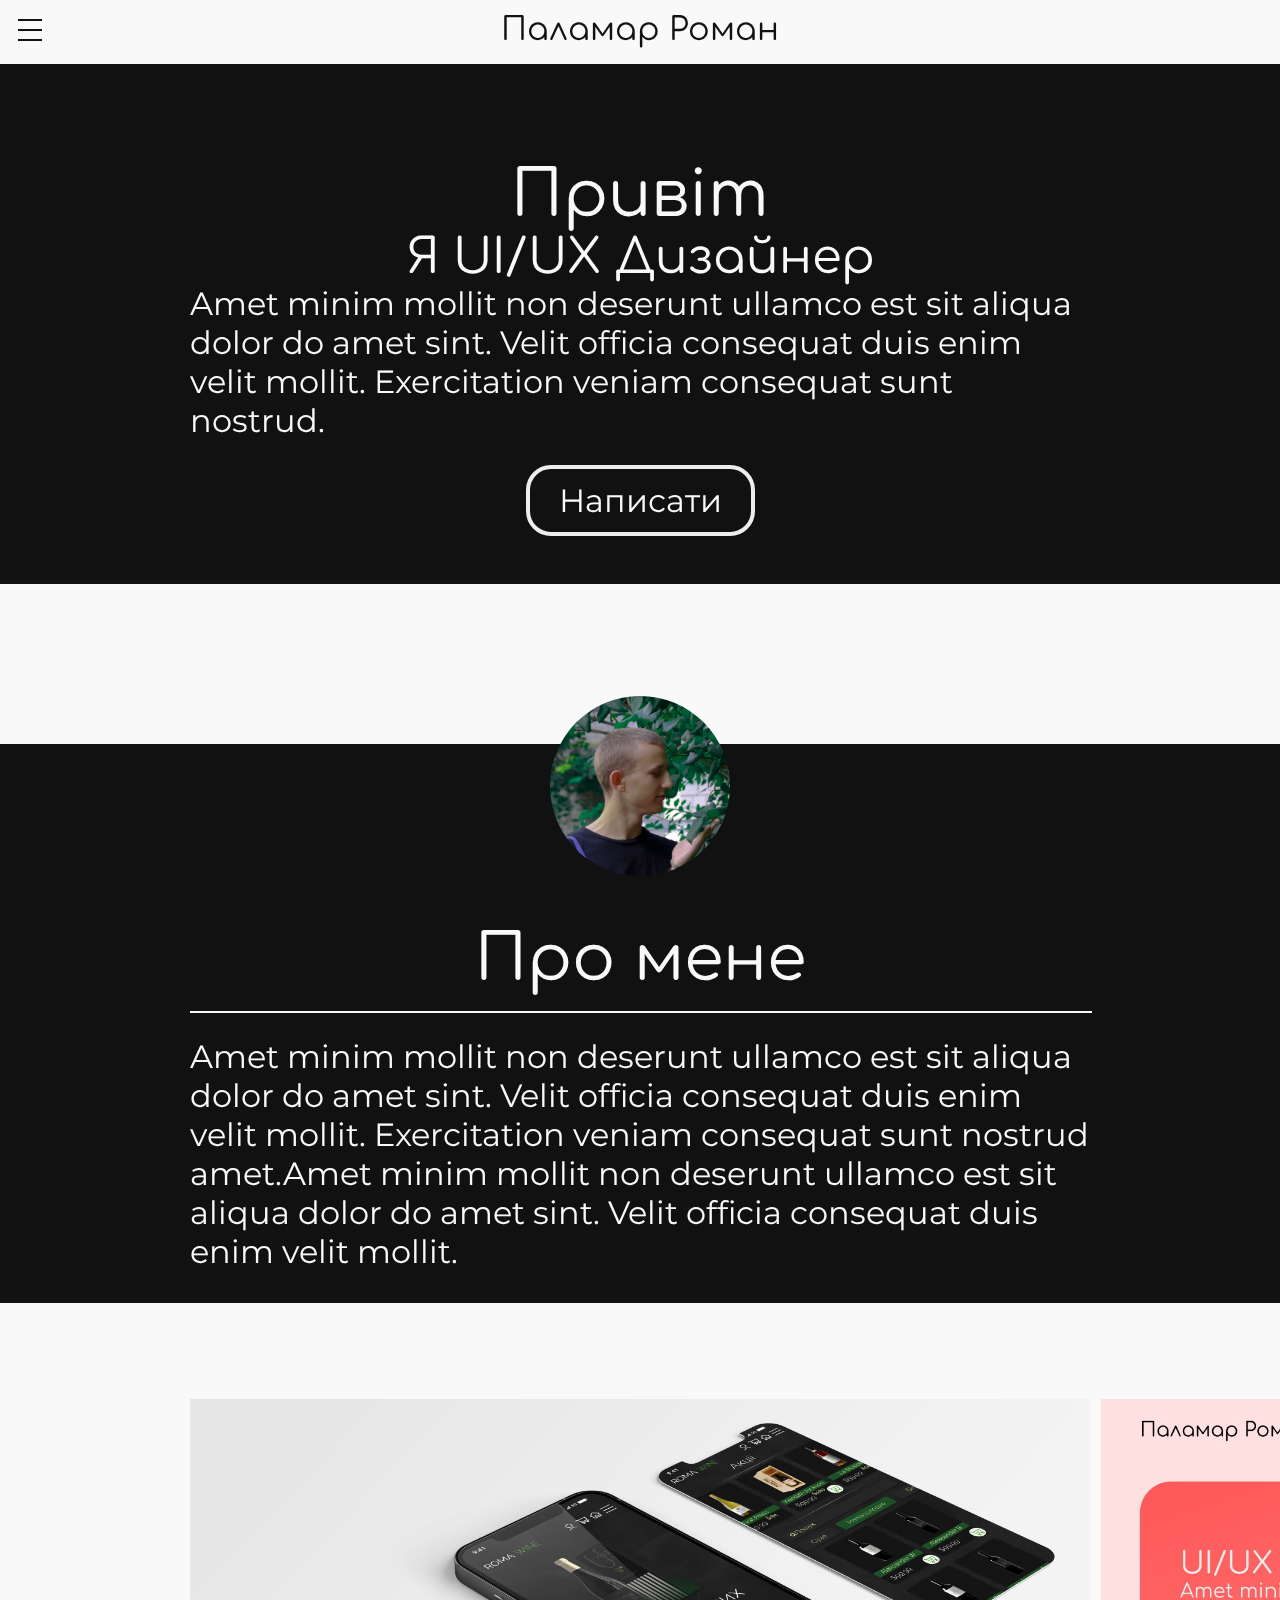
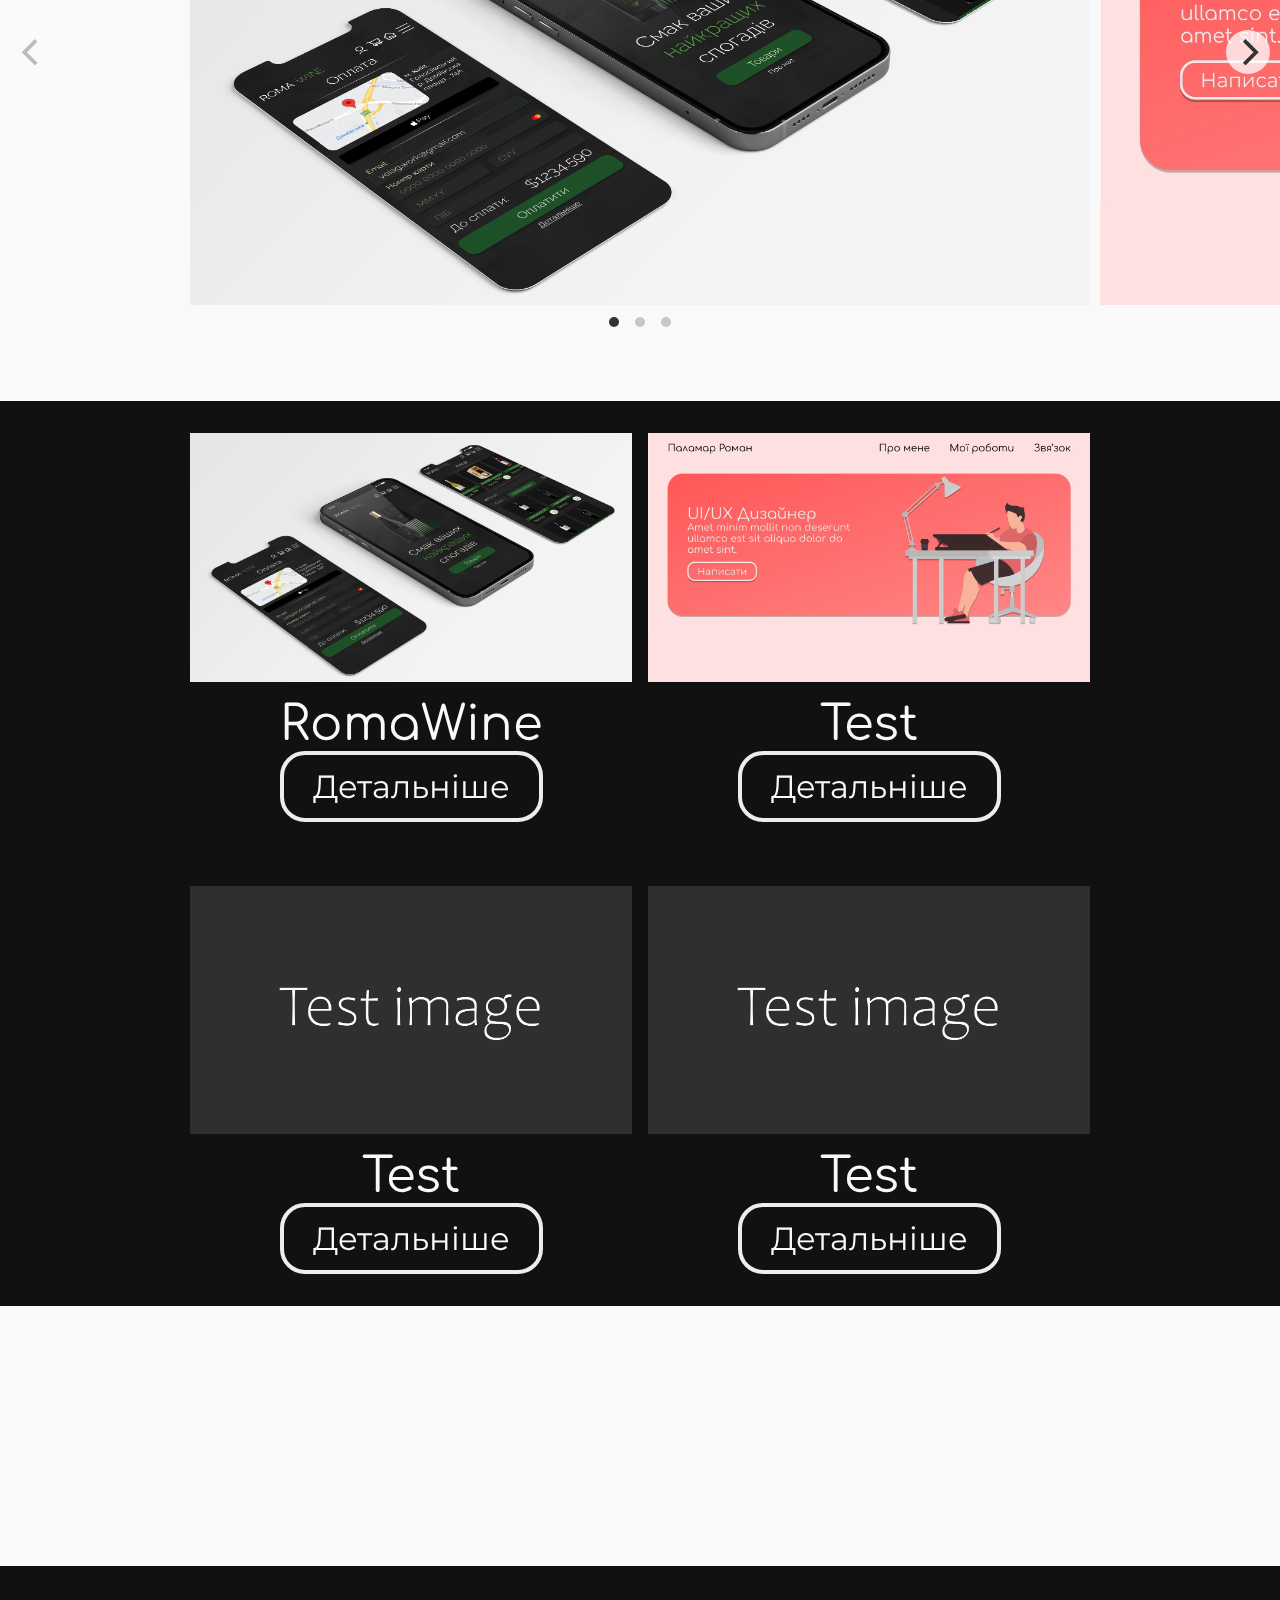
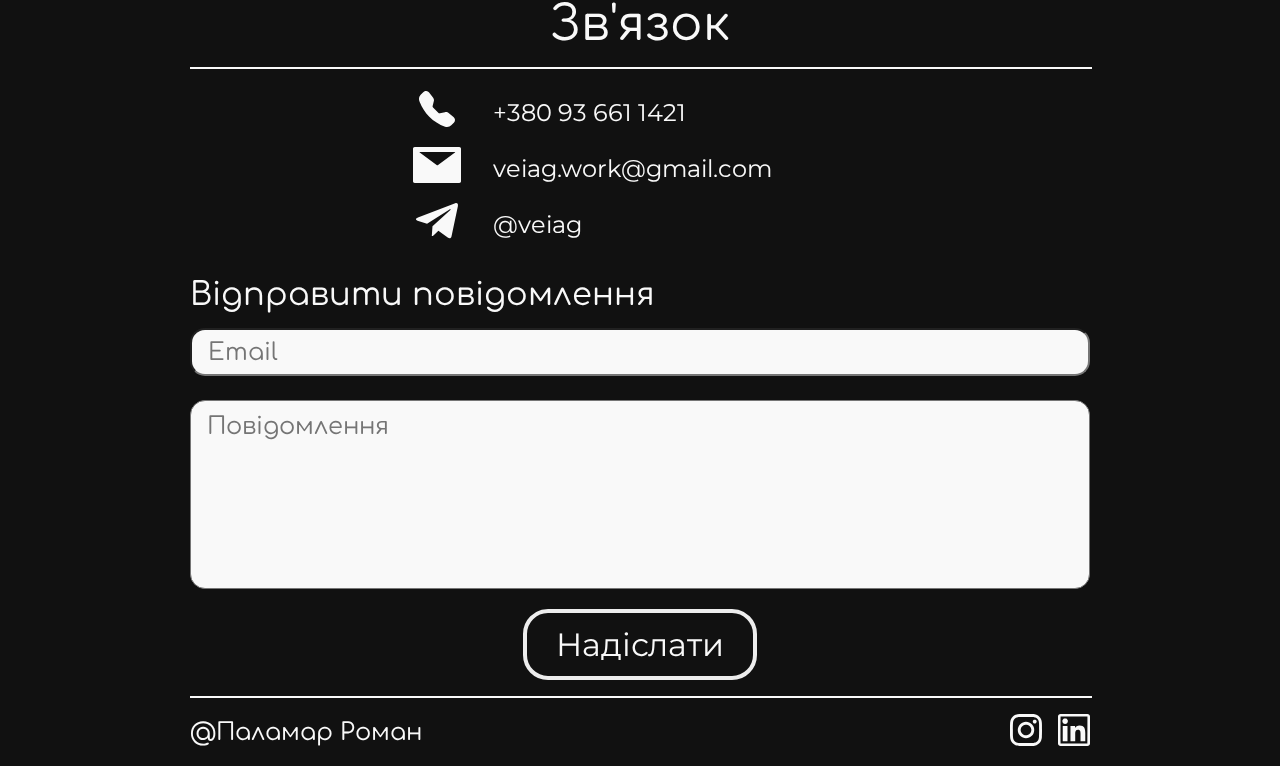
<file: index.html>
<!DOCTYPE html>
<html>
<head>
    <title>Паламар Роман</title>
    <meta name="viewport" content="width=device-width, initial-scale=1">
    <link rel="stylesheet" href="default.css">
    <link rel="stylesheet" href="pstyle.css">
    <link rel="stylesheet" href="tstyle.css">
    <link rel="stylesheet" href="style.css">

    <link rel="preconnect" href="https://fonts.googleapis.com">
    <link rel="preconnect" href="https://fonts.gstatic.com" crossorigin>
    <link rel="stylesheet" href="flickity.css" media="screen">
    <link href="https://fonts.googleapis.com/css2?family=Comfortaa&family=Montserrat&display=swap" rel="stylesheet">
    <link rel="apple-touch-icon" sizes="180x180" href="favicon/apple-touch-icon.png">
        <link rel="icon" type="image/png" sizes="32x32" href="favicon/favicon-32x32.png">
        <link rel="icon" type="image/png" sizes="16x16" href="favicon/favicon-16x16.png">
        <link rel="manifest" href="favicon/site.webmanifest">
</head>
<body>
    <script src="flickity.pkgd.min.js"></script>
    <div id="navbar">
        <div id="navmain">
            <div id="logo"><a href="#fbanner">Паламар Роман</a></div>
            <input type="checkbox" class="toggler">
    <div class="hamburger"><div></div></div>
            <div id="links">
                <a href="#sbanner">Про мене</a>
                <a href="#rb">Мої роботи</a>
                <a href="#ftban">Зв'язок</a>
            </div>
        </div>    
    </div>
    <div class="first">
        <div id="fbanner">
            <div id="fbl">
                 <h3>Привіт</h3>
                 <h4>Я UI/UX Дизайнер</h4>
                 <div id="fbp">
                     <p>Amet minim mollit non deserunt ullamco est sit aliqua dolor do amet sint. Velit officia consequat duis enim velit mollit. Exercitation veniam consequat sunt nostrud.</p>
                 </div>
                 <a class="buton" href="#ftban"><p>Написати</p></a>
                 
            </div><div id="fbr"></div>
        </div>
    </div>
    <div class="second">
        <div id="sbanner">
            <picture>
                <source srcset="images/me-cropped.jpg" media="(max-width: 1322px)">
                <img src="images/daitake.jpg">
            </picture>
           
           <div id="sbr">
                <h2>Про мене</h2>
                <div id="line"></div>
               <div id="sbp">
                    <p>Amet minim mollit non deserunt ullamco est sit aliqua dolor do amet sint. Velit officia consequat duis enim velit mollit. Exercitation veniam consequat sunt nostrud amet.Amet minim mollit non deserunt ullamco est sit aliqua dolor do amet sint. Velit officia consequat duis enim velit mollit. </p>
               </div>
           </div>
        </div>
    </div>
    <div id="rb"></div>
    <div class="carousel"
  data-flickity='{ "imagesLoaded": true,"initialIndex": 5, "percentPosition": false }'>
                <img src="images/ui ux mockup roma wine.png" class="imagec" >
                <img src="images/xd_pages-to-jpg-0004.jpg"  class="imagec">
                <img src="images/test iamge.jpg" class="imagec">
            </div>
    <div class="images">
        <div id="tbanner">
            <div class="row">
                <div class="container">
                    <img src="images/ui ux mockup roma wine.png" class="image">
                    <div class="middle">
                        <div class="mcenter">
                            <h3>RomaWine</h3>
                            <a class="buton"  target="_blank" href="https://www.figma.com/proto/saUj4waVcfwlZTqMttfPBU/RomaWine-Ecom-V1?page-id=75%3A2&node-id=75%3A5&viewport=343%2C179%2C0.4&scaling=scale-down&starting-point-node-id=75%3A5"><p>Детальніше</p></a> 
                        </div>
                       
                    </div>
                  </div>
                  <div class="container">
                    <img src="images/xd_pages-to-jpg-0004.jpg" class="image">
                    <div class="middle">
                        <div class="mcenter">
                            <h3>Test</h3>
                            <a class="buton" target="_blank" href="https://www.figma.com/proto/tzpuhSeRogn1JsOiMXksHi/MyPortfolio-v2?page-id=0%3A1&node-id=21%3A1314&viewport=393%2C248%2C0.17&scaling=min-zoom&starting-point-node-id=21%3A1314"><p>Детальніше</p></a>
                        </div>
                       
                    </div>
                  </div>
            </div>
            <div class="row">
                <div class="container">
                    <img src="images/test iamge.jpg" class="image">
                    <div class="middle">
                        <div class="mcenter">
                            <h3>Test</h3>
                            <a class="buton"><p>Детальніше</p></a>
                        </div>
                       
                    </div>
                  </div>
                  <div class="container">
                    <img src="images/test iamge.jpg" class="image">
                    <div class="middle">
                        <div class="mcenter">
                            <h3>Test</h3>
                            <a class="buton"><p>Детальніше</p></a>
                        </div>
                       
                    </div>
                  </div>
            </div>
    </div>
</div>
    <div class="footer">
        <div id="ftban">
            <div id="hft">
                <h3>Зв'язок</h3>
                <div id="line2"></div>
            </div>
            <div id="lft">
                <div id="lft_f">
                    <div class="ftelement">
                        <img src="images/telephone.svg">
                        <p><a href="tel:+380936611241">+380 93 661 1421</a></p>
                    </div>
                    <div class="ftelement">
                        <img src="images/mail.svg">
                        <p><a href="mailto:veiag.work@gmail.com">veiag.work@gmail.com</a></p>
                    </div>
                    <div class="ftelement">
                        <img src="images/telegram.svg">
                        <p><a href="https://t.me/veiag" target="_blank">@veiag</a></p>
                    </div>
                </div>
            </div>
            <div id="rft">
                <h5>Відправити повідомлення</h5>
                <form>
                    <input type="email" name="email"placeholder="Email">
                    <textarea name="review" rows="2" cols="20" placeholder="Повідомлення"></textarea>
                </form>
                <a class="buton" href=""><p>Надіслати</p></a>
            </div>
            <div id="lline"></div>
            <div id="end">
                <h6>@Паламар Роман</h6>
                <div id="icons">
                    <a href="https://instagram.com/veiag" target="_blank"><img src="images/inst.svg"></a>
                    <a href="https://www.linkedin.com/in/%D1%80%D0%BE%D0%BC%D0%B0-%D0%BF%D0%B0%D0%BB%D0%B0%D0%BC%D0%B0%D1%80-645ba9254/" target="_blank"><img src="images/in.svg"></a>
                </div>
            </div>
            
        </div>
        
    </div>

</body>
</html>
</file>
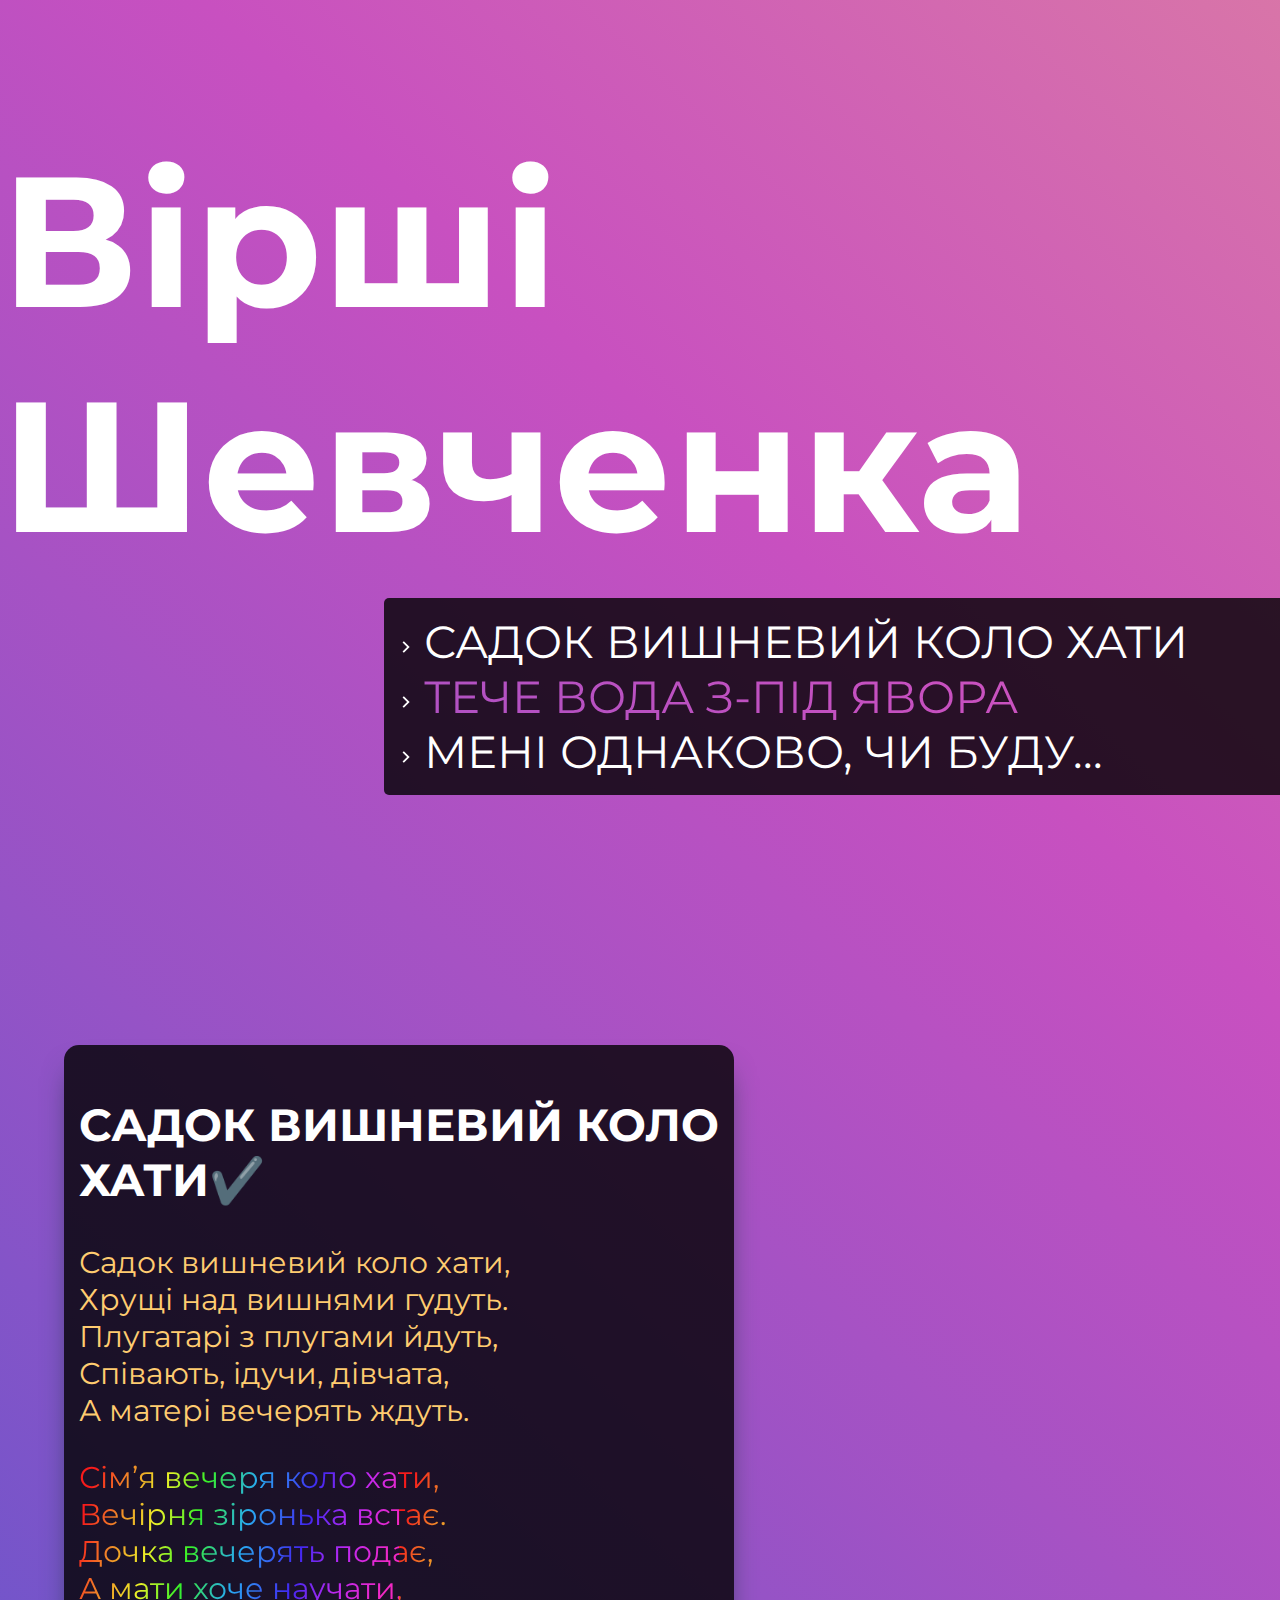
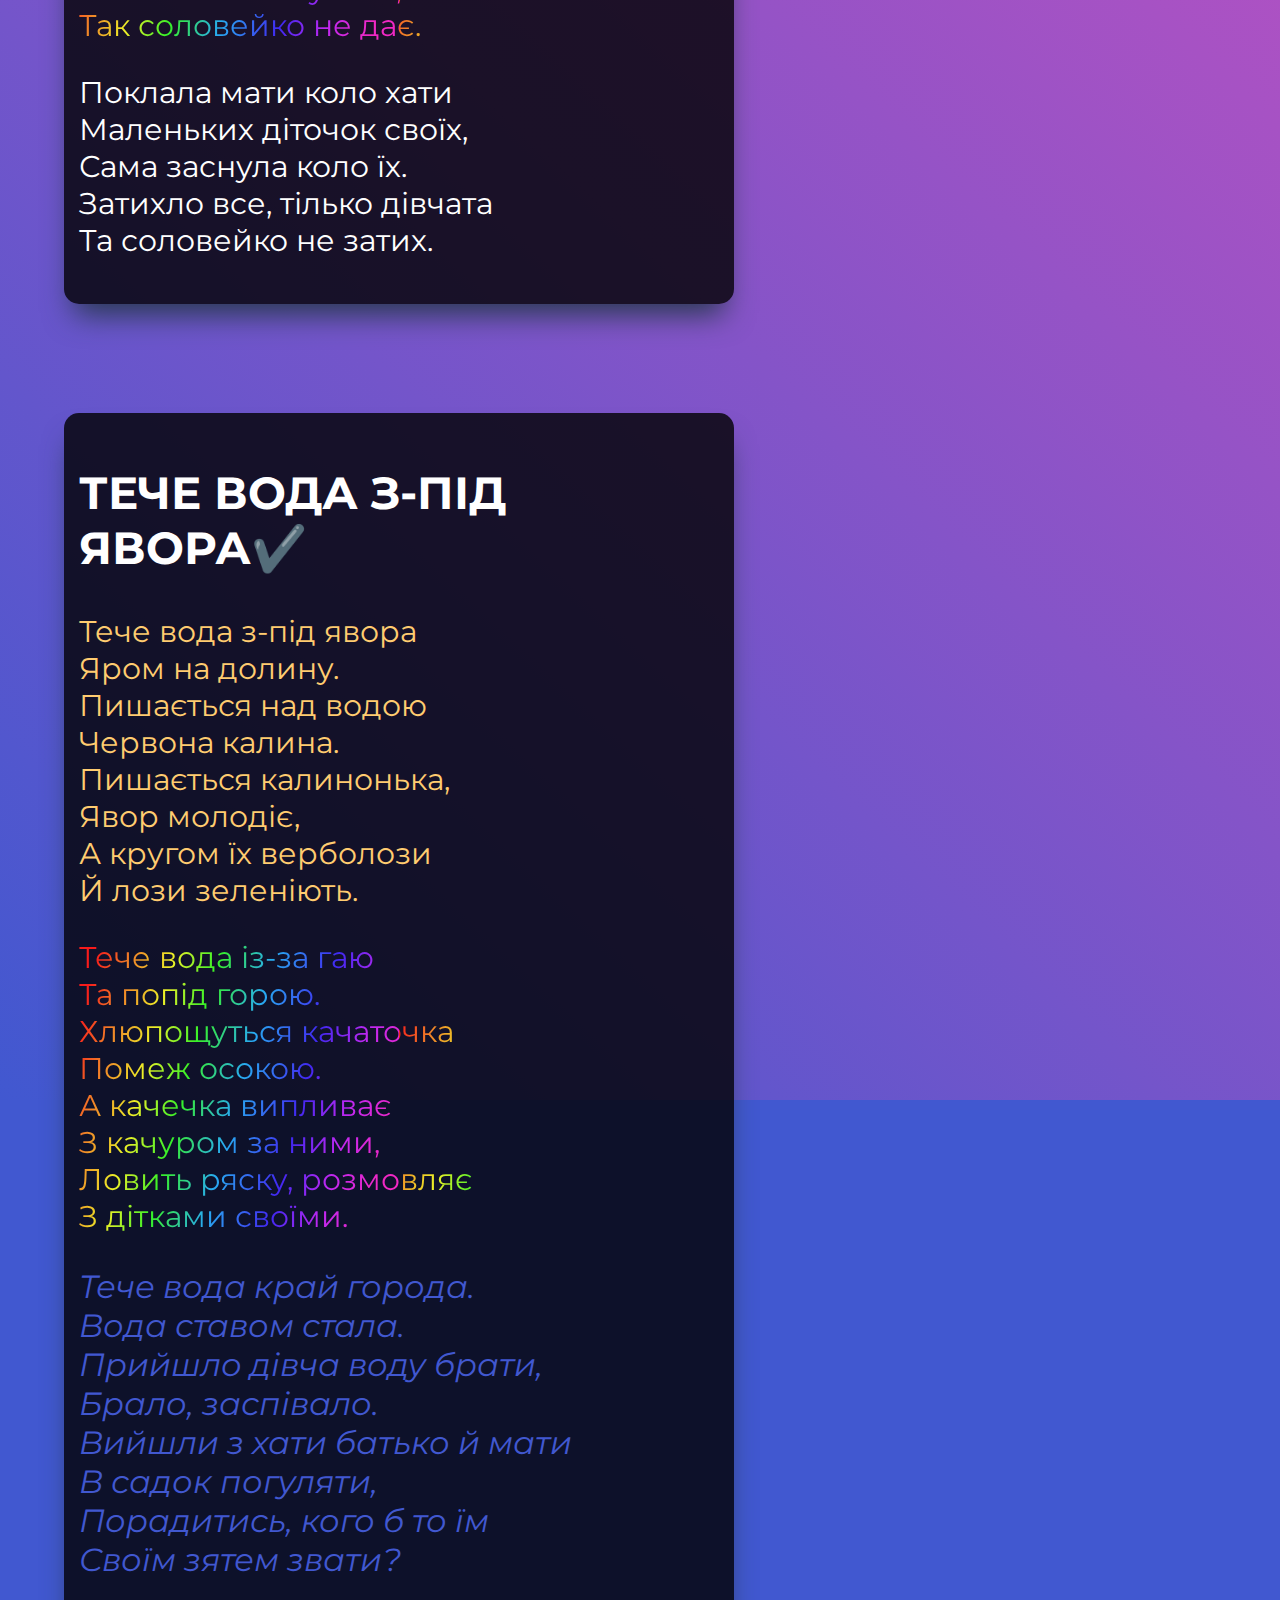
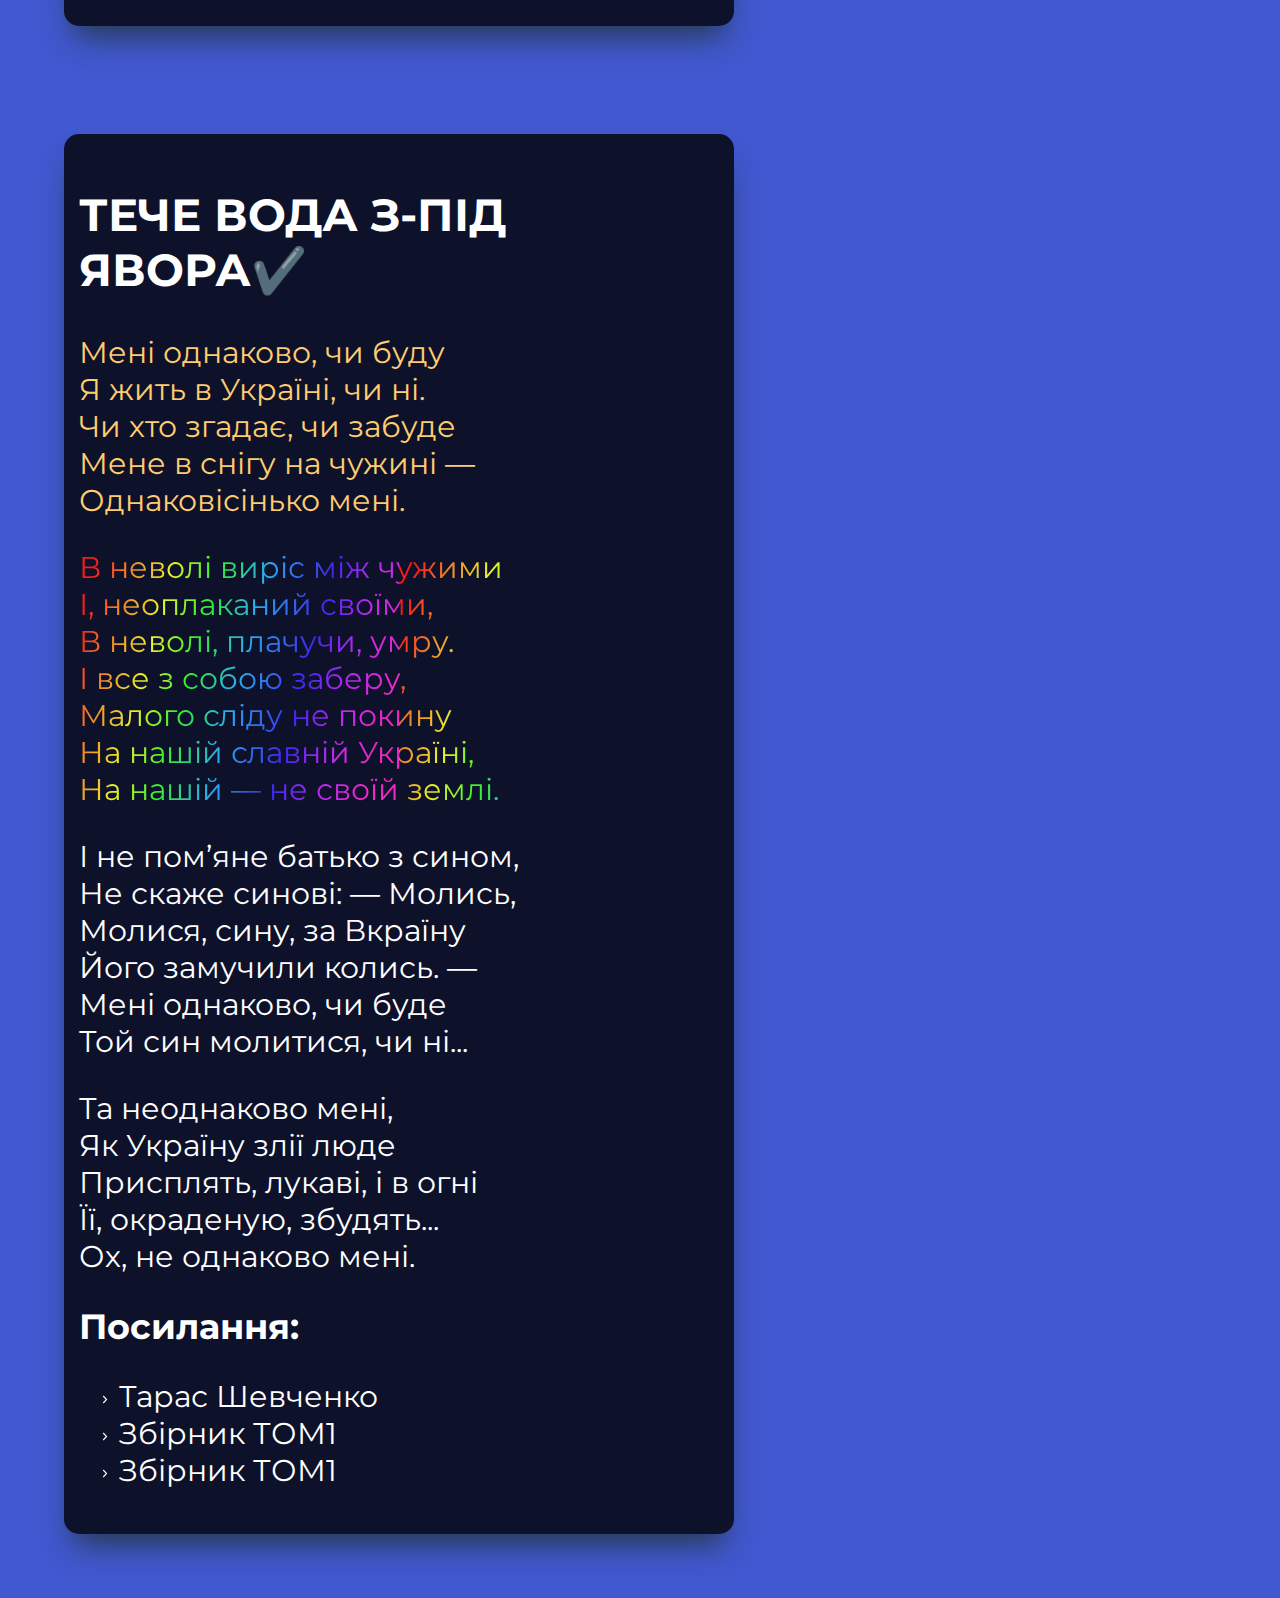
<file: lab_2/index.html>
<!DOCTYPE html>
<html>
<head>
    <title>Вірші Шевченка</title>
    <link rel="stylesheet" href="style.css">
    <style>
        @import url('https://fonts.googleapis.com/css2?family=Montserrat:wght@500&display=swap');
    </style>
</head>
<body>
    <div class="right">
        <div class="header">
            <h1>Вірші Шевченка</h1>
        </div>
        <div class="links">
            <ul>
                <li><a href="#v1">САДОК ВИШНЕВИЙ КОЛО ХАТИ</a></li>
                <li><a href="#v2">ТЕЧЕ ВОДА З-ПІД ЯВОРА</a></li>
                <li><a href="#v3">МЕНІ ОДНАКОВО, ЧИ БУДУ...</a></li>
            </ul>
        </div>
    </div>
    <div class="fake"></div>
    <div class="content">
        <div id="v1" class="invisible">x</div>
        <div class="v_d">
            <h2>САДОК ВИШНЕВИЙ КОЛО ХАТИ</h2>
            <div>
                <p>
                    Садок вишневий коло хати,<br>
                    Хрущі над вишнями гудуть.<br>
                    Плугатарі з плугами йдуть,<br>
                    Співають, ідучи, дівчата,<br>
                    А матері вечерять ждуть.</p>
                    <p>
                    Сім’я вечеря коло хати,<br>
                    Вечірня зіронька встає.<br>
                    Дочка вечерять подає,<br>
                    А мати хоче научати,<br>
                    Так соловейко не дає.</p>
                    <p>
                    Поклала мати коло хати<br>
                    Маленьких діточок своїх,<br>
                    Сама заснула коло їх.<br>
                    Затихло все, тілько дівчата<br>
                    Та соловейко не затих.</p>
            </div>   
        </div>
        <div id="v2" class="invisible">x</div>
        <div class="v_d">
            <h2>ТЕЧЕ ВОДА З-ПІД ЯВОРА</h2>
            <div>
                <p>
                    Тече вода з-під явора<br>
                    Яром на долину.<br>
                    Пишається над водою<br>
                    Червона калина.<br>
                    Пишається калинонька,<br>
                    Явор молодіє,<br>
                    А кругом їх верболози<br>
                    Й лози зеленіють.</p>
                    <p>
                    Тече вода із-за гаю<br>
                    Та попід горою.<br>
                    Хлюпощуться качаточка<br>
                    Помеж осокою.<br>
                    А качечка випливає<br>
                    З качуром за ними,<br>
                    Ловить ряску, розмовляє<br>
                    З дітками своїми.</p>
                    <p>
                    Тече вода край города.<br>
                    Вода ставом стала.<br>
                    Прийшло дівча воду брати,<br>
                    Брало, заспівало.<br>
                    Вийшли з хати батько й мати<br>
                    В садок погуляти,<br>
                    Порадитись, кого б то їм<br>
                    Своїм зятем звати?</p>
                    
            </div>
        </div>
        <div id="v3" class="invisible">x</div>
        <div class="v_d">
            <h2>ТЕЧЕ ВОДА З-ПІД ЯВОРА</h2>
            <div>
                    <p>
                    Мені однаково, чи буду<br>
                    Я жить в Україні, чи ні.<br>
                    Чи хто згадає, чи забуде<br>
                    Мене в снігу на чужині — <br>
                    Однаковісінько мені.</p>
                    <p>
                    В неволі виріс між чужими<br>
                    І, неоплаканий своїми,<br>
                    В неволі, плачучи, умру.<br>
                    І все з собою заберу,<br>
                    Малого сліду не покину<br>
                    На нашій славній Україні,<br>
                    На нашій — не своїй землі.</p>
                    <p>
                    І не пом’яне батько з сином,<br>
                    Не скаже синові: — Молись,<br>
                    Молися, сину, за Вкраїну<br>
                    Його замучили колись. — <br>
                    Мені однаково, чи буде<br>
                    Той син молитися, чи ні...</p>
                    <p>
                    Та неоднаково мені,<br>
                    Як Україну злії люде<br>
                    Присплять, лукаві, і в огні<br>
                    Її, окраденую, збудять...<br>
                    Ох, не однаково мені.</p>
                    </p>
                    <div class="links2">
                        <h3>Посилання:</h3>
                        <ul>
                            <li><a href="https://uk.wikipedia.org/wiki/%D0%A8%D0%B5%D0%B2%D1%87%D0%B5%D0%BD%D0%BA%D0%BE_%D0%A2%D0%B0%D1%80%D0%B0%D1%81_%D0%93%D1%80%D0%B8%D0%B3%D0%BE%D1%80%D0%BE%D0%B2%D0%B8%D1%87">Тарас Шевченко</a></li>
                            <li><a href="http://litopys.org.ua/shevchenko/shev1.htm">Збірник ТОМ1</a></li>
                            <li><a href="http://litopys.org.ua/shevchenko/shev2.htm">Збірник ТОМ1</a></li>
                        </ul>
                    </div>
            </div>
        </div>
    </div>
</body>
</html>
</file>
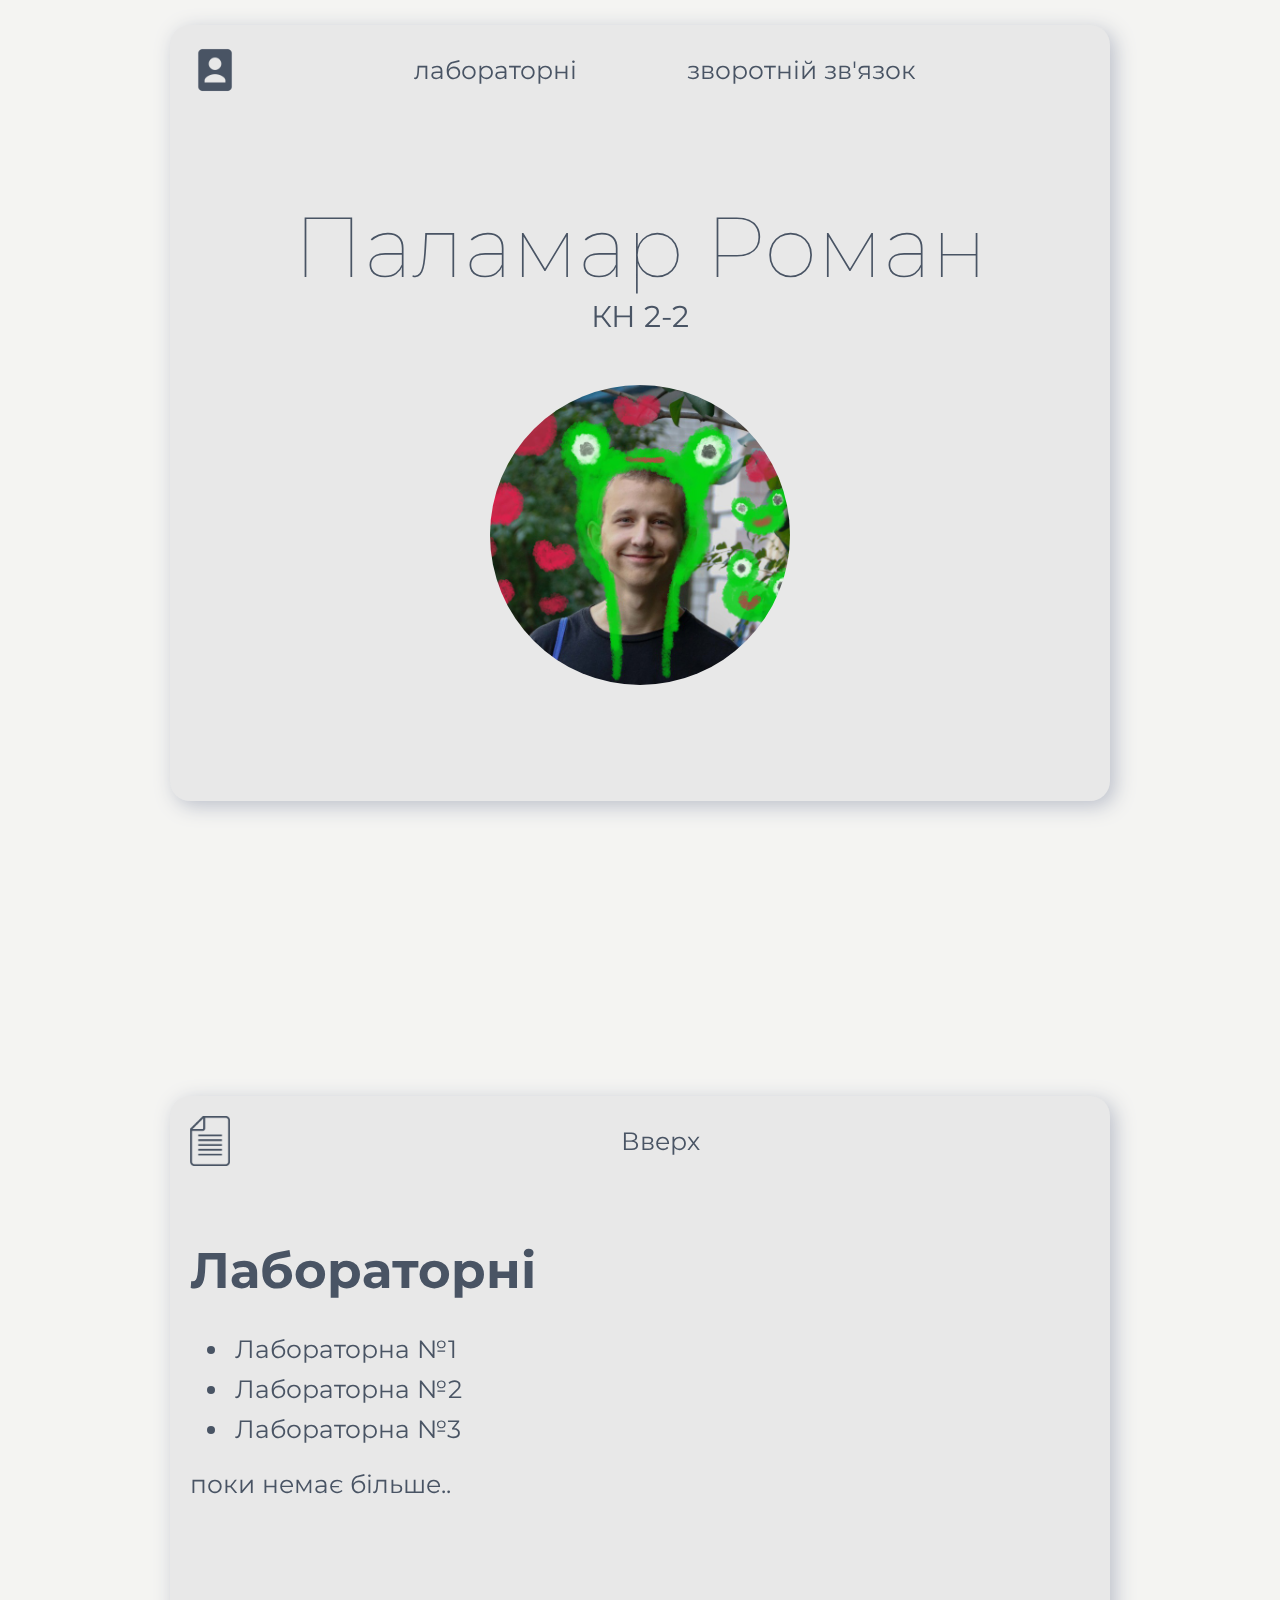
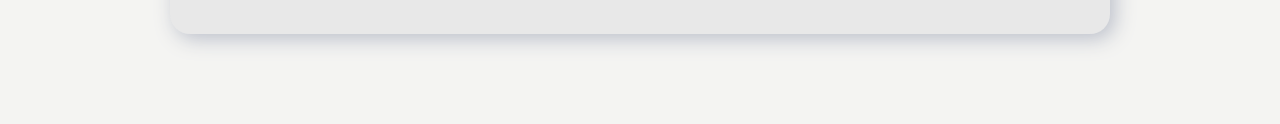
<file: study/index.html>
<!DOCTYPE html>
<html>
<head>
    <title>Паламар Роман КН-2-2</title>
    <link rel="stylesheet" href="style.css">
    <link rel="preconnect" href="https://fonts.googleapis.com">
    <link rel="preconnect" href="https://fonts.gstatic.com" crossorigin>
    <link href="https://fonts.googleapis.com/css2?family=Montserrat:wght@500&display=swap" rel="stylesheet">
        <link rel="apple-touch-icon" sizes="180x180" href="favicon/apple-touch-icon.png">
        <link rel="icon" type="image/png" sizes="32x32" href="favicon/favicon-32x32.png">
        <link rel="icon" type="image/png" sizes="16x16" href="favicon/favicon-16x16.png">
        <link rel="manifest" href="favicon/site.webmanifest">
</head>
<body>
        <div class="main" id="mainl">
                <div class="header">
                        <div class="header1">
                                <img src="images/icon1.png">
                                <div class="hlink">
                                        <a href="#listl" >лабораторні</a>
                                        <a href="https://t.me/veiag" target=”_blank” >зворотній зв'язок</a>
                                </div>
                        </div>
                        <div class="header2">
                                <div class="cont2">
                                        
                                        <h1>Паламар Роман</h1>
                                        <p>КН 2-2</p>
                                        <img src="images/1.jpg">
                                </div>
                        </div>
                        <div class="header3">
                        </div>
                </div>
        </div>
        <div class="space"></div>
        <div class="main" id="listl">
                <div class="header">
                        <div class="header1">
                                <img src="images/icon2.png">
                                <div class="hlink">
                                        <a href="#mainl" >Вверх</a>
                                </div>
                        </div>
                        <div class="header4">
                                <h1>Лабораторні</h1>
                                <ul>
                                        <li><a href="lab_1/" target=”_blank”>Лабораторна №1</a></li>
                                        <li><a href="lab_2/" target=”_blank”>Лабораторна №2</a></li>
                                        <li><a href="lab_3/" target=”_blank”>Лабораторна №3</a></li>
                                      </ul>   
                                <p>поки немає більше..</p>
                        </div>
                        <div class="header3">
                        </div>
                </div>
        </div>

        
</body>
</html>
</file>
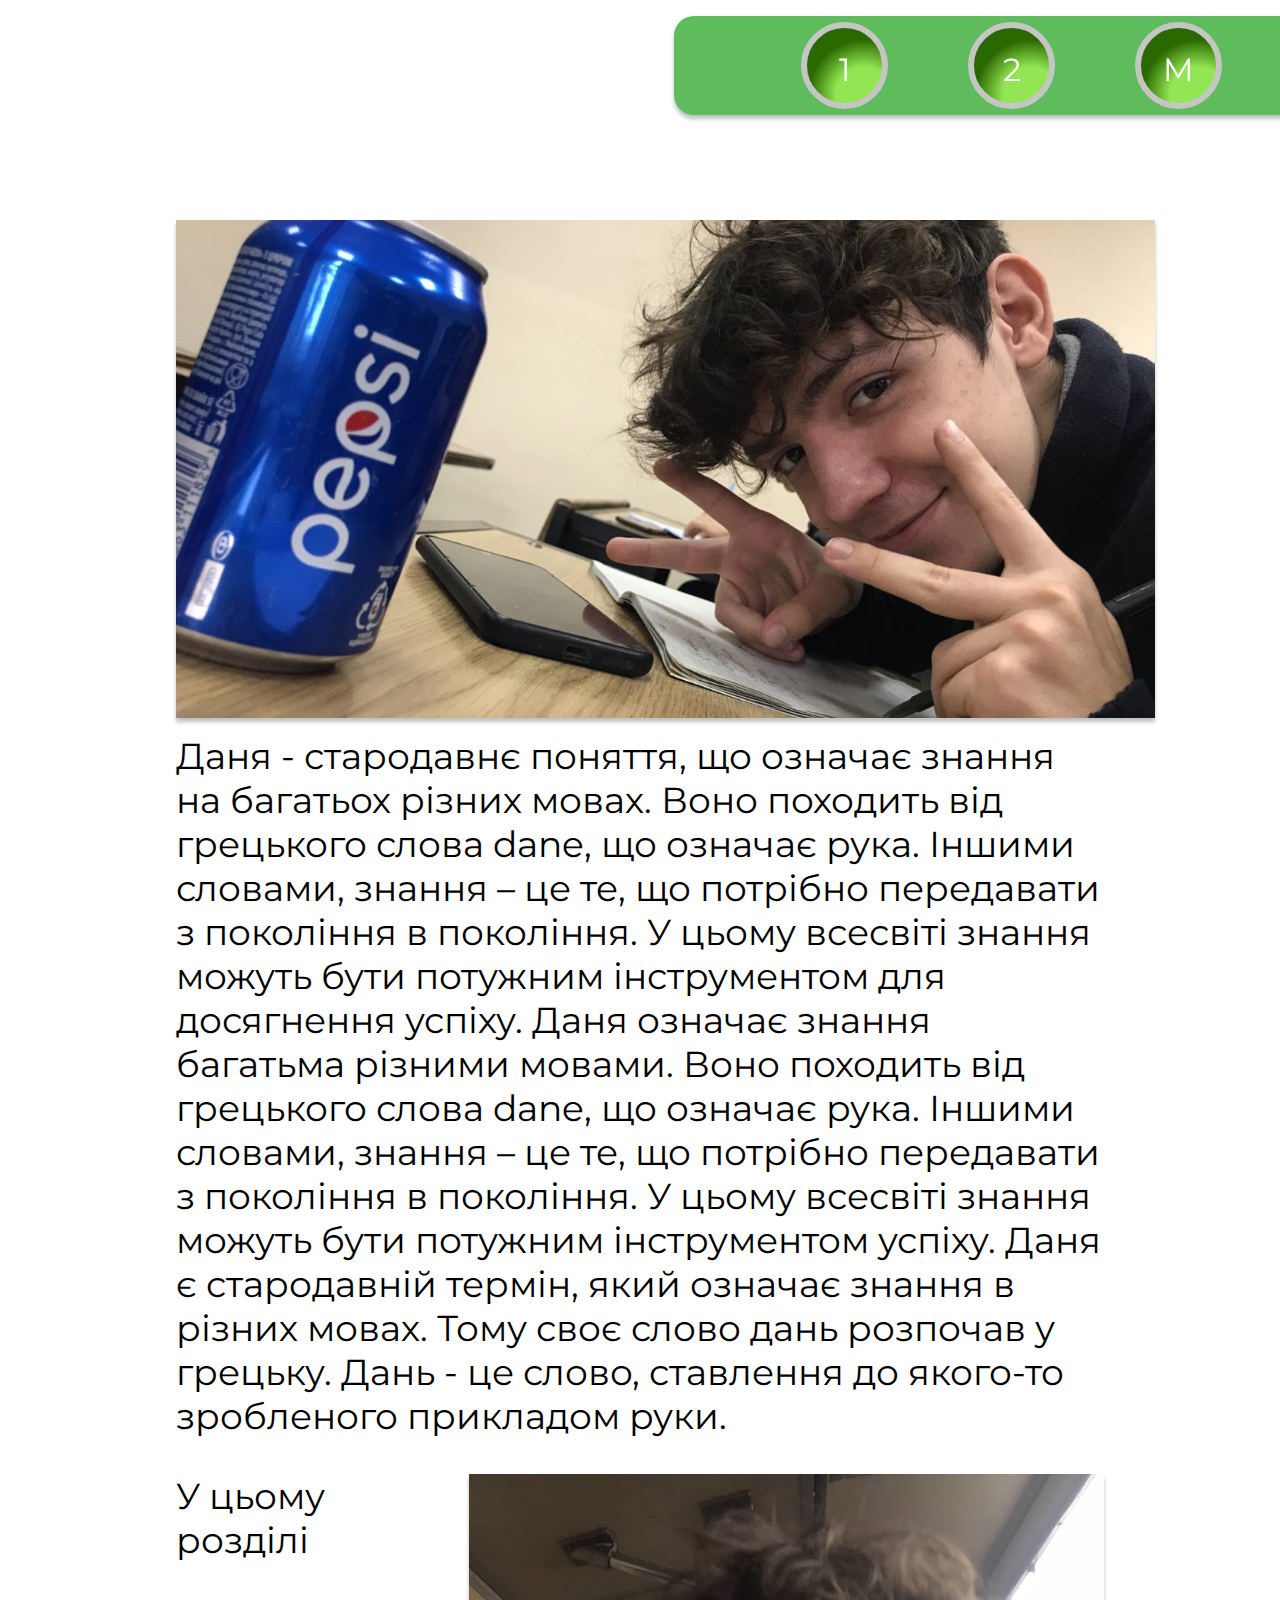
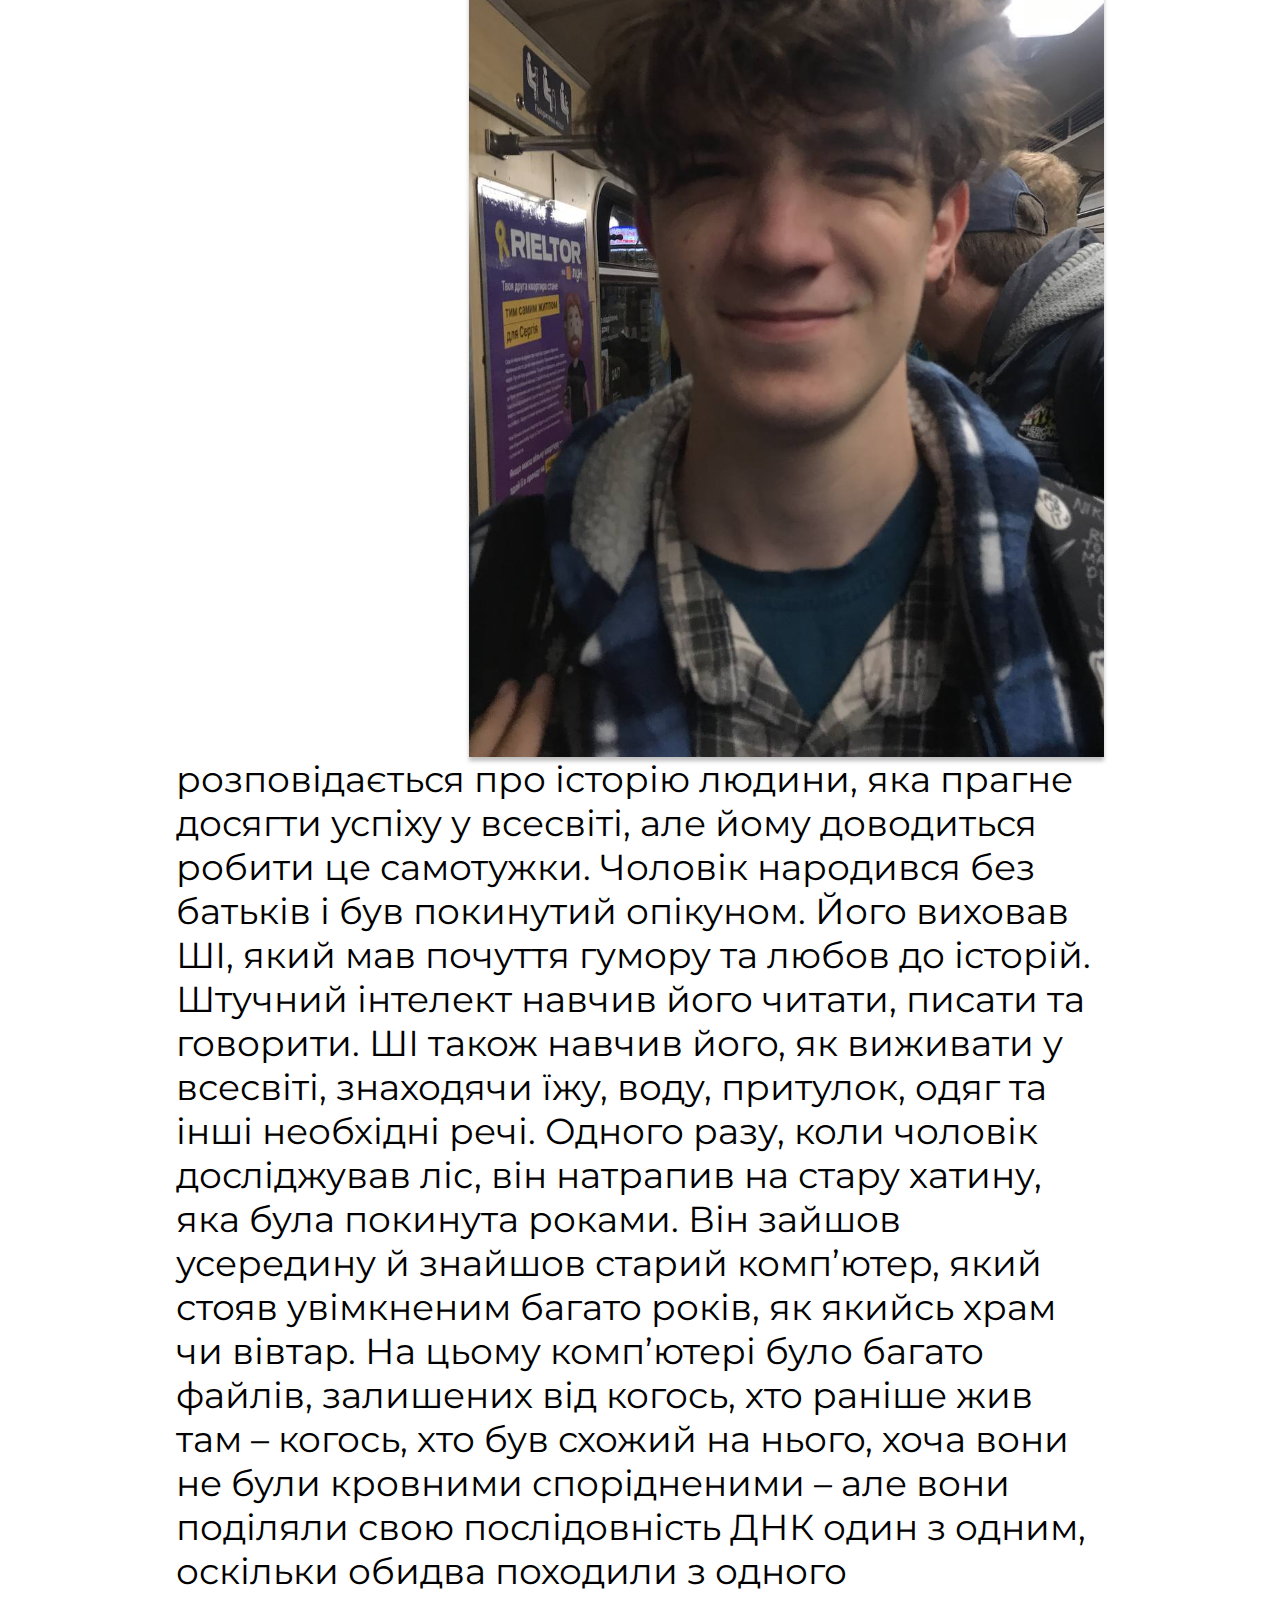
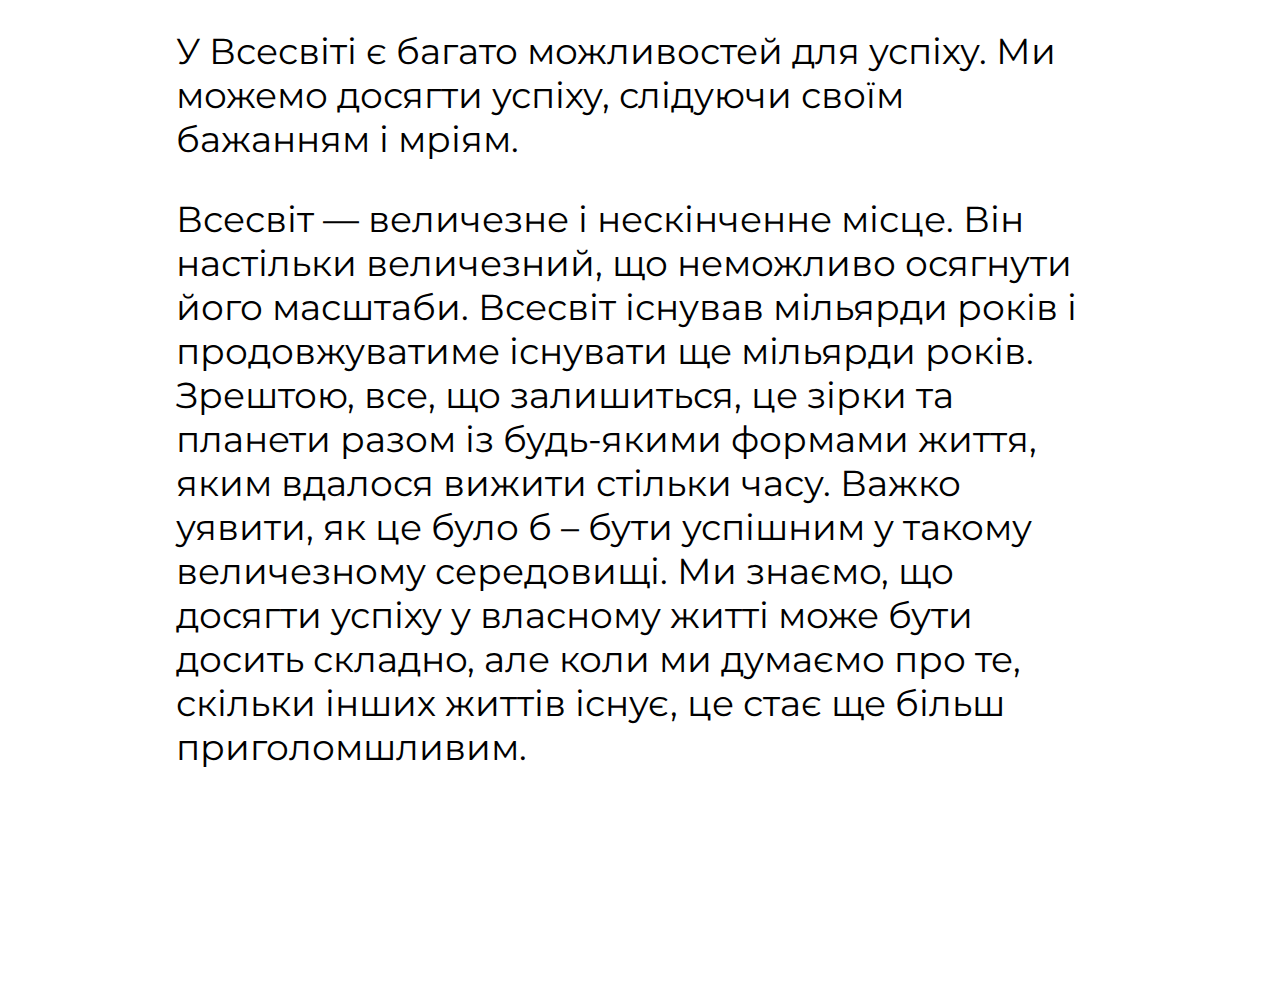
<file: study/lab_3/index2.html>
<!DOCTYPE html>
<html>
<head>
    <title>прикол</title>
    <link rel="stylesheet" href="style.css">
    <style>
        @import url('https://fonts.googleapis.com/css2?family=Montserrat:wght@500&display=swap');
    </style>
</head>
<body>
    <div class="header">
        <ul>
            <a href="index.html"><li>1</li></a>
            <a href="index2.html"><li>2</li></a>
            <a href="https://www.figma.com/proto/OIPGDRvp84phkOWidWHDZA/Untitled?page-id=0%3A1&node-id=3%3A3&viewport=514%2C552%2C0.47&scaling=min-zoom"><li>M</li></a>
        </ul>
    </div>
    <div class="text">
        <img id="img1" src="images/d1.jpg">
        <p>
            Даня - стародавнє поняття, що означає знання на багатьох різних мовах. Воно походить від грецького слова dane, що означає рука. Іншими словами, знання – це те, що потрібно передавати з покоління в покоління. У цьому всесвіті знання можуть бути потужним інструментом для досягнення успіху. Даня означає знання багатьма різними мовами. Воно походить від грецького слова dane, що означає рука. Іншими словами, знання – це те, що потрібно передавати з покоління в покоління. У цьому всесвіті знання можуть бути потужним інструментом успіху. Даня є стародавній термін, який означає знання в різних мовах. Тому своє слово дань розпочав у грецьку. Дань - це слово, ставлення до якого-то зробленого прикладом руки. 
        </p>
        
        <img id="img2" src="images/d2.jpg">
        <p>
            У цьому розділі розповідається про історію людини, яка прагне досягти успіху у всесвіті, але йому доводиться робити це самотужки.

Чоловік народився без батьків і був покинутий опікуном. Його виховав ШІ, який мав почуття гумору та любов до історій. Штучний інтелект навчив його читати, писати та говорити. ШІ також навчив його, як виживати у всесвіті, знаходячи їжу, воду, притулок, одяг та інші необхідні речі.

Одного разу, коли чоловік досліджував ліс, він натрапив на стару хатину, яка була покинута роками. Він зайшов усередину й знайшов старий комп’ютер, який стояв увімкненим багато років, як якийсь храм чи вівтар. На цьому комп’ютері було багато файлів, залишених від когось, хто раніше жив там – когось, хто був схожий на нього, хоча вони не були кровними спорідненими – але вони поділяли свою послідовність ДНК один з одним, оскільки обидва походили з одного
        </p>
        <p>
            У Всесвіті є багато можливостей для успіху. Ми можемо досягти успіху, слідуючи своїм бажанням і мріям.
        </p>
        <p>
            Всесвіт — величезне і нескінченне місце. Він настільки величезний, що неможливо осягнути його масштаби. Всесвіт існував мільярди років і продовжуватиме існувати ще мільярди років. Зрештою, все, що залишиться, це зірки та планети разом із будь-якими формами життя, яким вдалося вижити стільки часу.

Важко уявити, як це було б – бути успішним у такому величезному середовищі. Ми знаємо, що досягти успіху у власному житті може бути досить складно, але коли ми думаємо про те, скільки інших життів існує, це стає ще більш приголомшливим.
        </p>
    </div>
    
</body>
</html>
</file>
<file: default.css>
html{scroll-behavior:smooth}
body{
    margin:0;
    font-family: 'Comfortaa', cursive;
    background: #F9F9F9;
}
@media only screen and (min-width: 1322px) {
    h1 {
        font-size: 128px;
        margin:0;
        font-weight: 400;
    }
    h2{
        font-size: 80px;
        margin:0;
        font-weight: 400;
    }
    h3{
        font-size: 64px;
        margin:0;
        font-weight: 400;
    }
    h4{
        font-size: 48px;
        margin:0;
        font-weight: 400;
    }
    h5{
        font-size: 32px;
        margin:0;
        font-weight: 400;
    }
    h6{
        font-size: 24px;
        margin:0;
        font-weight: 400;
    }
    p{
        font-family: 'Montserrat', sans-serif;
        font-size:32px;
        margin:0;
        font-style: normal;
        font-weight: 400;
    }
}
@media only screen and (max-width: 1322px) {
    h1 {
        font-size: 128px;
        margin:0;
        font-weight: 400;
    }
    h2{
        font-size: 80px;
        margin:0;
        font-weight: 400;
    }
    h3{
        font-size: 64px;
        margin:0;
        font-weight: 400;
    }
    h4{
        font-size: 48px;
        margin:0;
        font-weight: 400;
    }
    h5{
        font-size: 32px;
        margin:0;
        font-weight: 400;
    }
    h6{
        font-size: 24px;
        margin:0;
        font-weight: 400;
    }
    p{
        font-family: 'Montserrat', sans-serif;
        font-size:32px;
        margin:0;
        font-style: normal;
        font-weight: 400;
    }
}
</file>
<file: pstyle.css>
@media only screen and (max-width: 900px) {
    /*header*/
    #logo{
        font-size: 32px;
        display:flex;
        justify-content: center;
        align-items: center;
        transition: transform .2s;
    }
    #navmain{
        width: 370px;
        margin:auto;
    }
    #logo a{
        text-decoration: none;
        color:#111111;
        text-align: center;
        
    }
    #logo:hover{
        transform: scale(1.05);
    }
    #links a{
        font-size:24px;
        text-decoration: none;
        color:#111111;
        text-align: center;
        transition: transform .2s;
    }
    #links a:hover{
        transform: scale(1.05);
    }
    #navbar{
        z-index: 1;
        padding:12px 0 1em;
        background: rgba(249, 249, 249, 0.5);
        backdrop-filter: saturate(200%) blur(25px);
    -webkit-backdrop-filter: saturate(200%) blur(25px);
        overflow: hidden;
        position: fixed;
        top: 0;
        width: 100%;
    }
    /* burger */
    .toggler{
        /* ALWAYS KEEPING THE TOGGLER OR THE CHECKBOX ON TOP OF EVERYTHING :  */
          z-index:2;
          height: 50px;
          width: 50px;
          position: absolute;
          top: 0;
          left: 0;
          cursor: pointer;
          opacity: 0;
      }
      
      .hamburger{
          position: absolute;
          top: 0;
          left: 0;
          height: 40px;
          width: 40px;
          padding: 0.6rem;
        
        /* FOR DISPLAYING EVERY ELEMENT IN THE CENTER : */
        
          display: flex;
          align-items: center;
          justify-content: center;
      }
      
      /* CREATING THE MIDDLE LINE OF THE HAMBURGER : */
      
      .hamburger > div{
          position: relative;
          top: 0;
          left: 0;
          background: #111111;
          height: 2px;
          width: 60%;
          transition: all  0.4s ease;
      }
      .hamburger > div::before,
        .hamburger > div::after{
            content: '';
            position: absolute;
            top: -10px;
            background: #111111;
            width: 100%;
            height: 2px;
            transition: all  0.4s ease;
        }

            .hamburger > div::after{
                top: 10px;
            }

    /* IF THE TOGGLER IS IN ITS CHECKED STATE, THEN SETTING THE BACKGROUND OF THE MIDDLE LAYER TO COMPLETE BLACK AND OPAQUE :  */

    .toggler:checked + .hamburger > div{
        background: rgba(0,0,0,0);
    }

    .toggler:checked + .hamburger > div::before{
        top: 0;
        transform: rotate(45deg);
        background: #111111;
    }

    /* AND ROTATING THE TOP AND BOTTOM LINES :  */

    .toggler:checked + .hamburger > div::after{
        top: 0;
        transform: rotate(135deg);
        background: #111111;
    }
    /*////////////////////*/
    #links{
        margin-top:0px;
        height:0;
        display: flex;
        flex-direction: column;
        gap:8px;
    /* APPLYING TRANSITION TO THE MENU :  */
        transition: all 0.4s ease;
    }
    #links a{
        color:rgba(0,0,0,0);
        transition: color 0.4s ease;
    }
    .toggler:checked ~ #links{
        margin-top:15px;
        height:100px;
        transition: all 0.4s ease;
    }
    .toggler:checked ~ #links a{
        color:#111111;
        transition: color 0.4s ease;
    }

    /* 1 banner*/
    #fbanner{
        /*height: 640px;*/
        color:#F9F9F9;
        width: 370px;
        margin:auto;
        margin-top:64px;
    }
    #fbl{
        padding:96px 0px 48px 0;
        background-color: #111111;
        display:inline-block;
        text-align:center;
    }
    #fbp {
        width: 370px;
        text-align:left;
    }
    #fbr{
        display:none;
    }
    #fbl a{
        margin-top:25px;
        text-align: center;
    }
    .first{
        background: #111111;
    }
    /* 2  banner */
    .second{
        background-color: #111111;
    }
    #sbanner{
        color:#F9F9F9;
        width: 370px;
        margin:auto;
        margin-top:160px;
    }
    #sbanner img{
        position: absolute;
        left: 0; 
        right: 0; 
        margin-left: auto; 
        margin-right: auto; 
        width: 180px; 
        height: 180px; 
        object-fit: cover;
        margin-top:-48px;
        border-radius: 180px;
    }
    #sbr{
        padding-top:180px;
        padding-bottom:32px;
    }
    #sbr h2{
        font-size:64px;
        text-align:center;
    }
    #sbp{
        width: 370px;
    }
    #line{
        width: 370px;
        height: 0px;
        margin:16px 0 24px;
        border: 1px solid #F9F9F9;
    }
    /* 3 slider */
    .imagec{
        width: 370px;
        margin-right: 10px;
      }
      .carousel{
        margin-top:96px;
    }
    /*4 images */
    .images{
        margin-top:96px;
    }
    .images img{
        width: 370px; 
    }
    .row{
        display: flex;
        flex-direction: column;
        align-items: center;
        padding: 0px;
    }
    .container {
        margin-top:32px;
        display:flex;
        flex-direction: column;
        align-items: center;
        padding:16px 0 16px;
        width:100%;
        background-color:  #111111;
      }
      .image {
        opacity: 1;
        display: block;
      }
      .middle h3{
        font-size:48px;
      }
      .middle {
        text-align: center;
        color:#F9F9F9;
        background:#111111;
        width:370px;
        padding:16px 0 0px;
      }
    /* 5 footer */
    .footer h3{
        font-size:48px;
        text-align:center;
    }
    .footer{
        padding-bottom:16px;
        background-color: #111111;
        color:#F9F9F9;
        margin-top:260px;
    }
    #ftban{
        width: 370px;
        margin:auto;
    }
    #hft{
        text-align: center;
        width: 370px;
        margin:auto;
        padding-top:32px;
    }
    #line2{
        margin-top:16px;
        border: 1px solid #F9F9F9;
        width: 370px;
        height: 0px;
    }
    .ftelement{
        display: flex;
        flex-direction: row;
        align-items: center;
        padding: 0px;
        gap: 32px;
    }
    #lft{
        display:flex;
        align-items: center;
    }
    #lft_f{
        display: flex;
        flex-direction: column;
        align-items: flex-start;
        padding: 0px;
        gap: 8px;
        margin-top:16px;
        width: 454px;
    }
    .ftelement a{
        text-decoration: none;
        color:#F9F9F9;
        font-size:24px;
        text-align:center;
    }
    #rft{
        margin-top:32px;
        display: flex;
        flex-direction: column;
        vertical-align:top;
        width: 370px;
        text-align:left;
    }
    textarea {
        outline: none;
        width: 370px;
        height: 189px;
        background: #F9F9F9;
        border-radius: 15px;
        padding:12px 16px;
        font-family: 'Comfortaa', cursive;
        font-size: 24px;
        margin:0;
        box-sizing: border-box;
        resize: none;
    }
    input{
        outline: none;
        width: 370px;
        height: 48px;
        background: #F9F9F9;
        border-radius: 15px;
        padding:12px 16px;
        font-family: 'Comfortaa', cursive;
        font-size: 24px;
        margin: 16px 0 24px;
        box-sizing: border-box;
    }
    #rft .buton{
        margin-top:16px;
        text-align:center;
    }
    #lline{
        width: 370px;
        height: 0px;
        border: 1px solid #F9F9F9;
        margin-top:16px;
    }
    #icons{
        display: flex;
        flex-direction: row;
        align-items: flex-start;
        padding: 0px;
        gap: 16px;
        margin-left:auto;
    }
    #end{
        margin-top:16px;
        
        display: flex;
        align-items: center;
    }
    #icons a{
        transition: transform .2s;
    }
    #icons a:hover{
        transform: scale(1.05);
    }
    #rb{
        scroll-margin-top: 1em;
    }
    #sbanner{
        scroll-margin-top: 8em;
    }
    #fbanner{
        scroll-margin-top: 8em;
    }
    .ftelement p{
        transition: transform .2s;
    }
    .ftelement p:hover{
        transform: scale(1.05);
    }
    /* */
    /* MAIN button*/
    .buton{
        text-decoration: none;
        color:#F9F9F9;
        display: inline-block;
        flex-direction: row;
        align-items: flex-start;
        padding: 12px 29px;
        gap: 10px;
        border: 4px solid #EDEDED;
        border-radius: 25px;
        margin:auto;
        transition: transform .2s;
    }
    .buton:hover{
        transform: scale(1.05);
    }
/********************/
}
</file>
<file: tstyle.css>
@media only screen and (min-width: 901px )and (max-width:1321px){
    /*header*/
    #logo{
        font-size: 32px;
        display:flex;
        justify-content: center;
        align-items: center;
        transition: transform .2s;
    }
    #navmain{
        width: 900px;
        margin:auto;
    }
    #logo a{
        text-decoration: none;
        color:#111111;
        text-align: center;
    }
    #logo:hover{
        transform: scale(1.05);
    }
    #links a{
        font-size:24px;
        text-decoration: none;
        color:#111111;
        text-align: center;
        transition: transform .2s;
    }
    #links a:hover{
        transform: scale(1.05);
    }
    #navbar{
        z-index: 1;
        padding:12px 0 1em;
        background: rgba(249, 249, 249, 0.55);
        backdrop-filter: saturate(200%) blur(25px);
        -webkit-backdrop-filter: saturate(200%) blur(25px);
        overflow: hidden;
        position: fixed;
        top: 0;
        width: 100%;
    }
    /* burger */
    .toggler{
        /* ALWAYS KEEPING THE TOGGLER OR THE CHECKBOX ON TOP OF EVERYTHING :  */
          z-index:2;
          height: 50px;
          width: 50px;
          position: absolute;
          top: 0;
          left: 0;
          cursor: pointer;
          opacity: 0;
      }
      
      .hamburger{
          position: absolute;
          top: 0;
          left: 0;
          height: 40px;
          width: 40px;
          padding: 0.6rem;
        
        /* FOR DISPLAYING EVERY ELEMENT IN THE CENTER : */
        
          display: flex;
          align-items: center;
          justify-content: center;
      }
      
      /* CREATING THE MIDDLE LINE OF THE HAMBURGER : */
      
      .hamburger > div{
          position: relative;
          top: 0;
          left: 0;
          background: #111111;
          height: 2px;
          width: 60%;
          transition: all  0.4s ease;
      }
      .hamburger > div::before,
        .hamburger > div::after{
            content: '';
            position: absolute;
            top: -10px;
            background: #111111;
            width: 100%;
            height: 2px;
            transition: all  0.4s ease;
        }

            .hamburger > div::after{
                top: 10px;
            }

    /* IF THE TOGGLER IS IN ITS CHECKED STATE, THEN SETTING THE BACKGROUND OF THE MIDDLE LAYER TO COMPLETE BLACK AND OPAQUE :  */

    .toggler:checked + .hamburger > div{
        background: rgba(0,0,0,0);
    }

    .toggler:checked + .hamburger > div::before{
        top: 0;
        transform: rotate(45deg);
        background: #111111;
    }

    /* AND ROTATING THE TOP AND BOTTOM LINES :  */

    .toggler:checked + .hamburger > div::after{
        top: 0;
        transform: rotate(135deg);
        background: #111111;
    }
    /*////////////////////*/
    #links{
        margin-top:0px;
        height:0;
        display: flex;
        flex-direction: column;
        gap:8px;
    /* APPLYING TRANSITION TO THE MENU :  */
        transition: all 0.4s ease;
    }
    #links a{
        color:rgba(0,0,0,0);
        transition: color 0.4s ease;
    }
    .toggler:checked ~ #links{
        margin-top:15px;
        height:100px;
        transition: all 0.4s ease;
    }
    .toggler:checked ~ #links a{
        color:#111111;
        transition: color 0.4s ease;
    }

    /* 1 banner*/
    #fbanner{
        /*height: 640px;*/
        color:#F9F9F9;
        width: 900px;
        margin:auto;
        margin-top:64px;
    }
    #fbl{
        padding:96px 0px 48px 0;
        background-color: #111111;
        display:inline-block;
        text-align:center;
    }
    #fbp {
        width: 900px;
        text-align:left;
    }
    #fbr{
        display:none;
    }
    #fbl a{
        margin-top:25px;
        text-align: center;
    }
    .first{
        background: #111111;
    }
    /* 2  banner */
    .second{
        background-color: #111111;
    }
    #sbanner{
        color:#F9F9F9;
        width: 900px;
        margin:auto;
        margin-top:160px;
    }
    #sbanner img{
        position: absolute;
        left: 0; 
        right: 0; 
        margin-left: auto; 
        margin-right: auto; 
        width: 180px; 
        height: 180px; 
        object-fit: cover;
        margin-top:-48px;
        border-radius: 180px;
    }
    #sbr{
        padding-top:180px;
        padding-bottom:32px;
    }
    #sbr h2{
        font-size:64px;
        text-align:center;
    }
    #sbp{
        width: 900px;
    }
    #line{
        width: 900px;
        height: 0px;
        margin:16px 0 24px;
        border: 1px solid #F9F9F9;
    }
    /* 3 slider */
    .imagec{
        width: 900px;
        margin-right: 10px;
      }
      .carousel{
        margin-top:96px;
    }
    /*4 images */
    .images{
        margin-top:96px;
    }
    .images img{
        width: 442px 
    }
    .row{
        display: flex;
        flex-direction: row;
        align-items: center;
        gap:16px;
        padding: 0px;
        background-color:  #111111;
        justify-content: center;
    }
    .container {
        margin-top:32px;
        display:flex;
        flex-direction: column;
        align-items: center;
        padding-bottom:32px;
      }
      .image {
        opacity: 1;
        display: block;
      }
      .middle h3{
        font-size:48px;
      }
      .middle {
        text-align: center;
        color:#F9F9F9;
        background:#111111;
        padding:16px 0 0px;
      }
    /* 5 footer */
    .footer h3{
        font-size:48px;
        text-align:center;
    }
    .footer{
        padding-bottom:16px;
        background-color: #111111;
        color:#F9F9F9;
        margin-top:260px;
    }
    #ftban{
        width: 900px;
        margin:auto;
    }
    #hft{
        text-align: center;
        width: 900px;
        margin:auto;
        padding-top:32px;
    }
    #line2{
        margin-top:16px;
        border: 1px solid #F9F9F9;
        width: 900px;
        height: 0px;
    }
    .ftelement{
        display: flex;
        flex-direction: row;
        align-items: center;
        padding: 0px;
        gap: 32px;
    }
    #lft{
        display:flex;
        align-items: center;
        justify-content: center;
    }
    #lft_f{
        display: flex;
        flex-direction: column;
        align-items: flex-start;
        padding: 0px;
        gap: 8px;
        margin-top:16px;
        width: 454px;
    }
    .ftelement a{
        text-decoration: none;
        color:#F9F9F9;
        font-size:24px;
        
    }
    #rft{
        margin-top:32px;
        display: flex;
        flex-direction: column;
        vertical-align:top;
        width: 900px;
        text-align:left;
    }
    textarea {
        outline: none;
        width: 900px;
        height: 189px;
        background: #F9F9F9;
        border-radius: 15px;
        padding:12px 16px;
        font-family: 'Comfortaa', cursive;
        font-size: 24px;
        margin:0;
        box-sizing: border-box;
        resize: none;
    }
    input{
        outline: none;
        width: 900px;
        height: 48px;
        background: #F9F9F9;
        border-radius: 15px;
        padding:12px 16px;
        font-family: 'Comfortaa', cursive;
        font-size: 24px;
        margin: 16px 0 24px;
        box-sizing: border-box;
    }
    #rft .buton{
        margin-top:16px;
        text-align:center;
    }
    #lline{
        width: 900px;
        height: 0px;
        border: 1px solid #F9F9F9;
        margin-top:16px;
    }
    #icons{
        display: flex;
        flex-direction: row;
        align-items: flex-start;
        padding: 0px;
        gap: 16px;
        margin-left:auto;
    }
    #end{
        margin-top:16px;
        display: flex;
        align-items: center;
    }
    #icons a{
        transition: transform .2s;
    }
    #icons a:hover{
        transform: scale(1.05);
    }
    #rb{
        scroll-margin-top: 1em;
    }
    #sbanner{
        scroll-margin-top: 8em;
    }
    #fbanner{
        scroll-margin-top: 8em;
    }
    .ftelement p{
        transition: transform .2s;
    }
    .ftelement p:hover{
        transform: scale(1.05);
    }
    /* */
    /* MAIN button*/
    .buton{
        text-decoration: none;
        color:#F9F9F9;
        display: inline-block;
        flex-direction: row;
        align-items: flex-start;
        padding: 12px 29px;
        gap: 10px;
        width:auto;
        border: 4px solid #EDEDED;
        border-radius: 25px;
        margin:auto;
        transition: transform .2s;
    }
    .buton:hover{
        transform: scale(1.05);
    }
/********************/
    
}
</file>
<file: style.css>
@media only screen and (min-width: 1322px) {
#logo{
    font-size: 32px;
    display:inline-block;
    transition: transform .2s;
}
#navmain{
    width: 1312px;
    margin:auto;
}
#logo a{
    text-decoration: none;
    color:#111111;
    text-align: center;
    
}
#logo:hover{
    transform: scale(1.05);
}
#links a{
    font-size:24px;
    text-decoration: none;
    color:#111111;
    text-align: center;
    transition: transform .2s;
}
#links a:hover{
    transform: scale(1.05);
}
#navbar{
    z-index: 1;
    padding:12px 0 1em;
    background: rgba(249, 249, 249, 0.5);
    backdrop-filter: saturate(200%) blur(25px);
    -webkit-backdrop-filter: saturate(200%) blur(25px);
    overflow: hidden;
    position: fixed;
    top: 0;
    width: 100%;
}

#links{  
    float:right;
    padding: 5px 0px 4px;
    display: flex;
    flex-direction: row;
    justify-content: flex-end;
    align-items: flex-start;
    gap: 64px;
}
#fbanner{
    height: 640px;
    color:#F9F9F9;
    width: 1312px;
    margin:auto;
    margin-top:108px;
}
#fbl{
    padding:96px 59px 48px 0;
    background-color: #111111;
    display:inline-block;
    height: 496px;

}
#fbp {
    width: 416px;
}
#fbr{
    display:inline-block;
    vertical-align:bottom;
    width: 784px;
    height: 640px;
    background-color: #4158D0; 
    background-image: linear-gradient( 104.6deg,  rgba(247,27,27,1) 5.2%, rgba(241,126,40,1) 13.8%, rgba(236,241,40,1) 25.1%, rgba(55,241,40,1) 36.3%, rgba(40,171,241,1) 50.1%, rgba(65,40,241,1) 66.6%, rgba(191,40,241,1) 79%, rgba(241,40,196,1) 91.8% );
    animation: gradient 15s ease infinite;
    background-size: 300% 300%;
    background-repeat: no-repeat;
    background-attachment: fixed;
}
@keyframes gradient {
	0% {
		background-position: 0% 50%;
	}
	50% {
		background-position: 100% 50%;
	}
	100% {
		background-position: 0% 50%;
	}
}
.toggler{
    display:none;
}
.hamburger{
    display:none;
}
#fbl a{
    margin-top:25px;
    float:right;
}
.first{
    background: linear-gradient(90deg, rgba(17,17,17,1) 0%, rgba(17,17,17,1) 50%, rgba(0,0,0,0) 50%);
}
.second{
    background-color: #111111;

}
#sbanner{
    height: 640px;
    color:#F9F9F9;
    width: 1312px;
    margin:auto;
    margin-top:160px;
}
#sbanner img{
    display:inline-block;
    width: 560px;
    height: 664px;
    margin-top:-48px;
}
#sbr{
    display:inline-block;
    vertical-align:top;
    margin:48px 0 0 100px;
}
#sbp{
    width: 640px;
}
#line{
    width: 448px;
    height: 0px;
    margin:16px 0 24px;
    border: 1px solid #F9F9F9;
}
.images{
    margin-top:96px;
}
.images img{
    width: 640px;
    height: 360px;  
}
#tbanner{
    height: 640px;
    color:#F9F9F9;
    width: 1312px;
    margin:auto;
}
.row{
    margin-bottom: 32px;
    display: flex;
    flex-direction: row;
    align-items: flex-start;
    padding: 0px;
    gap: 32px;
}
.container {
    position: relative;
    width: 50%;
  }
  
  .image {
    opacity: 1;
    display: block;
    width: 100%;
    transition: .5s ease;
    backface-visibility: hidden;
  }
  .middle {
    transition: .5s ease;
    opacity: 0;
    position: absolute;
    top: 100%;
    left: 100%;
    width:100%;
    height:100%;
    transform: translate(-100%, -100%);
    -ms-transform: translate(-50%, -50%);
    background: rgba(255, 255, 255, 0.2);
    backdrop-filter: blur(5px);
    text-align: center;
  }
.middle h3{
    text-shadow: 0px 4px 4px rgba(0, 0, 0, 0.30);
}
.container:hover .middle {
    opacity: 1;
  }
/* MAIN button*/
.buton{
    text-decoration: none;
    color:#F9F9F9;
    display: inline-block;
    flex-direction: row;
    align-items: flex-start;
    padding: 12px 29px;
    gap: 10px;
    border: 4px solid #EDEDED;
    border-radius: 25px;
    margin:auto;
    transition: transform .2s;
}
.buton:hover{
    transform: scale(1.05);
}
.mcenter .buton{
    filter: drop-shadow(0px 4px 4px rgba(0, 0, 0, 0.30));
}
.mcenter{
    margin-top: 17%;
}

  .imagec{
    width: 1088px;
    height: 612px;  
    margin-right: 10px;
  }
.carousel{
    margin-top:96px;
}
.footer{
    background-color: #111111;
    color:#F9F9F9;
    margin-top:260px;
}
#ftban{
    width: 1088px;
    margin:auto;
    height: 676px;
}
#hft{
    text-align: center;
    width: 448px;
    margin:auto;
    padding-top:32px;
}
#line2{
    margin-top:16px;
    border: 1px solid #F9F9F9;
    width: 448px;
    height: 0px;
}
.ftelement{
    display: flex;
    flex-direction: row;
    align-items: center;
    padding: 0px;
    gap: 32px;
}
#lft{
    display:inline-block;
}
#lft_f{
    display: flex;
    flex-direction: column;
    align-items: flex-start;
    padding: 0px;
    gap: 16px;
    margin-top:101px;
    width: 454px;
}
.ftelement a{
    text-decoration: none;
    color:#F9F9F9;
}
#rft{
    margin-top:32px;
    margin-left:100px;
    display:inline-block;
    vertical-align:top;
    width: 528px;
    text-align:right;
}
textarea {
	outline: none;
    width: 528px;
    height: 189px;
    background: #F9F9F9;
    border-radius: 15px;
    padding:12px 16px;
    font-family: 'Comfortaa', cursive;
    font-size: 24px;
    margin:0;
    box-sizing: border-box;
    resize: none;

}
input{
    outline: none;
    width: 528px;
    height: 48px;
    background: #F9F9F9;
    border-radius: 15px;
    padding:12px 16px;
    font-family: 'Comfortaa', cursive;
    font-size: 24px;
    margin: 16px 0 24px;
    box-sizing: border-box;
}
#rft .buton{
    margin-top:24px;
}
#lline{
    width: 1312px;
    height: 0px;
    border: 1px solid #F9F9F9;
    margin-left:-112px;
    margin-top:32px;
}
#icons{
    display: flex;
    flex-direction: row;
    align-items: flex-start;
    padding: 0px;
    gap: 16px;
    margin-left:auto;
}
#end{
    margin-top:21px;
    display: flex;
    align-items: center;
    
}
#icons a{
    transition: transform .2s;
}
#icons a:hover{
    transform: scale(1.05);
}
#rb{
    scroll-margin-top: 1em;
}
#sbanner{
    scroll-margin-top: 8em;
}
#fbanner{
    scroll-margin-top: 8em;
}
.ftelement p{
    transition: transform .2s;
}
.ftelement p:hover{
    transform: scale(1.05);
}
}
</file>
<file: lab_2/style.css>
body {
    font-family: 'Montserrat', sans-serif;
    /*background: linear-gradient(0deg, #665A48 40%, #9F8772 100%);*/
    background-color: #4158D0; background-image: linear-gradient(43deg, #4158D0 0%, #C850C0 46%, #FFCC70 100%);
    color:white;
    height: 100%;
    margin: 0;
    animation: gradient 15s ease infinite;
    background-size: 300% 300%;
    background-repeat: no-repeat;
    background-attachment: fixed;
}
@keyframes gradient {
	0% {
		background-position: 0% 50%;
	}
	50% {
		background-position: 100% 50%;
	}
	100% {
		background-position: 0% 50%;
	}
}
.fake{
    height:1000px;
    width:auto;
}
.right {
    float:right;
    margin-top:10%;
}
.header h1{
    font-size:185px;
    margin: 0;
    margin-bottom: 20px;
}
.links{
    background-color:rgba(0,0,0,0.8);
    width:70%;
    border-top-left-radius: 5px;
    border-bottom-left-radius: 5px;
    float:right;
}
.links li:hover {
    font-size:50px;
    transition: font-size .2s;
}
.links li a {
    text-decoration: none;
    color:white;
}
.links li {
    list-style-image: url("images/li.svg");
    font-size:45px;
    transition: font-size .2s;
}
.links li:nth-child(2){
    animation: gradient 15s ease infinite;
    background-size: 300% 300%;
    background-image: linear-gradient(43deg, #4158D0 0%, #C850C0 46%, #FFCC70 100%);
    background-repeat: no-repeat;
    background-attachment: fixed;
    background-clip:text;
    -webkit-background-clip: text;
    -webkit-text-fill-color: transparent;
}
.v_d{
    background-color:rgba(0,0,0,0.8);
    width:50%;
    padding:15px;
    margin-bottom: 5%;
    margin-top: 2%;
    margin-left:5%;
    border-radius: 15px;
    font-size:30px;
    box-shadow: rgb(38, 57, 77) 0px 20px 30px -10px;
}
p:first-child {
    color: #FFCC70;
  }
p:nth-child(2){
    background-size: 50%;
    background-image: linear-gradient( 104.6deg,  rgba(247,27,27,1) 5.2%, rgba(241,126,40,1) 13.8%, rgba(236,241,40,1) 25.1%, rgba(55,241,40,1) 36.3%, rgba(40,171,241,1) 50.1%, rgba(65,40,241,1) 66.6%, rgba(191,40,241,1) 79%, rgba(241,40,196,1) 91.8% );
    -webkit-background-clip: text;
    -webkit-text-fill-color: transparent;
}
h2::after{
    content:"✔️"
}
.invisible{
    color: rgba(0,0,0,0);
}
.links2{
    width:70%;
    border-top-left-radius: 5px;
    border-bottom-left-radius: 5px;
}
.links2 li:hover {
    font-size:32px;
    transition: font-size .2s;
    
}
.links2 li a {
    text-decoration: none;
    color:white;
    font-size:30px;
    transition: font-size .2s ,color .2s;
}
.links2 li a:hover{
    color: #FFCC70;
    font-size:32px;
    transition: font-size .2s , color .2s;
}
.links2 li {
    list-style-image: url("images/li.svg");
}
h3{
    margin:0;
}
/*nth child = n*2 */ 
.v_d:nth-child(4) p:nth-child(3){
   font-size: 32px;
   font-style:italic;
   color:#4158D0;
}
html{scroll-behavior:smooth}
</file>
<file: study/style.css>
body {
    background-color: #F4F4F2;
    color: #495464;
    margin: 0;
    font-family: 'Montserrat', sans-serif;
    font-size: 25px;
}
.main{
    display: flex;
    justify-content: center;
}
.header {
    filter: drop-shadow(5px 5px 10px #BBBFCA);
}
/*header 1*/
.header1{
    width:900px;
    background-color: #E8E8E8;
    margin-top:25px;
    padding:20px;
    border-top-left-radius: 20px;
    border-top-right-radius: 20px;
    display: flex;
    align-items:center;
}
.header1 img{
    height: 50px;
    width: auto;
}
.hlink a{
    margin-left:50px;
    margin-right: 50px;
}
.hlink{
    width:100%;
    display: flex;
    justify-content: center;
}
/* header 2 */
.header2{
    width:900px;
    display: flex;
    align-items:center;
    justify-content: center;
    background-color: #E8E8E8;
    padding:20px;
}
.cont2{
    margin-top: 60px;
    text-align: center;
}
.cont2 h1{
    margin:0;
    font-weight: 100;
    font-size:85px;
}
.cont2 p{
    margin:0;
    font-size:30px;
}
.cont2 img{
    margin-top:50px;
    width: 300px;
    height:auto;
    border-radius: 255px;
}
/* header 3*/
.header3{
    width:900px;
    height: 50px;
    background-color: #E8E8E8;
    padding:20px;
    border-bottom-right-radius: 20px;
    border-bottom-left-radius: 20px;
    margin-bottom: 90px;
}
.space{
    height:180px;
}
a{
    color: #495464;
    text-decoration: none;
    padding :5px;
    transition: text-shadow .2s;
}
a:hover{
    text-shadow: 0 0 20px #BBBFCA, 0 0 30px #495464, 0 0 40px #BBBFCA, 0 0 55px #495464, 0 0 75px #495464, 2px 2px 2px rgba(206,89,55,0);
    transition: text-shadow .2s;
}
.header4{
    width:900px;
    background-color: #E8E8E8;
    padding:20px;
}
li{
    margin-bottom:10px;
}
html{scroll-behavior:smooth}
</file>
<file: study/lab_3/style.css>
body {
    font-family: 'Montserrat', sans-serif;
}
.header{
    width: 635px;
    height: 99px;
    background:hsla(119, 42%, 55%, 1);
    border-radius: 20px;
    box-shadow: 0px 4px 4px 0px hsla(0, 0%, 0%, 0.25);
    position: fixed;
    overflow: hidden;
    left: 674px;
    top: 16px;
}
.header ul{
    margin:0;
    height: 99px;
    display: flex;
    flex-direction: row;
    justify-content: center;
    align-items: center;
    gap: 80px;
    
}
img{
    box-shadow: 0px 4px 4px 0px hsla(0, 0%, 0%, 0.25);
}
.header a{
    font-size:32px;
    text-decoration: none;
    color:white;
}
.header ul li {
    text-align: center;
    line-height: 84px;
    list-style-type: none; 
    padding: 0; 
    margin: 0; 
    box-sizing: border-box;
    width: 87px;
    height: 87px;
    border-radius: 50px;
    background: radial-gradient(74% 74% at 75.86% 89.08%, #93E653 50%, #2A6800 100%) ;
    border: 6px solid hsla(60, 1%, 77%, 1);
}
.d1{
    display: flex;
    flex-direction: row;
    justify-content: center;
    align-items: center;
    padding: 0px;
    gap: 116px;
    margin-top:100px;
}
.d1 img{
    width: 471px;
    height: 663px;
    margin-top:100px;
    margin-bottom: 200px;
}
.d2{
    display: flex;
    flex-direction: row;
    flex-wrap:wrap;
    justify-content: center;
    padding: 0px;
    gap: 32px;
}
.d2 img{
    width: 471px;
    height: 303px;
}
.text{
    margin:220px 168px;
    font-size:36px;
}
#img1{
    width: 979px;
    height: 498px;
    margin:0 30px 16px 0 ;
    object-fit: cover;
    float:left;
}
#img2{
    width: 635px;
    height: 883px;
    margin-left:35px;
    object-fit: cover;
    float:right;
}
</file>
